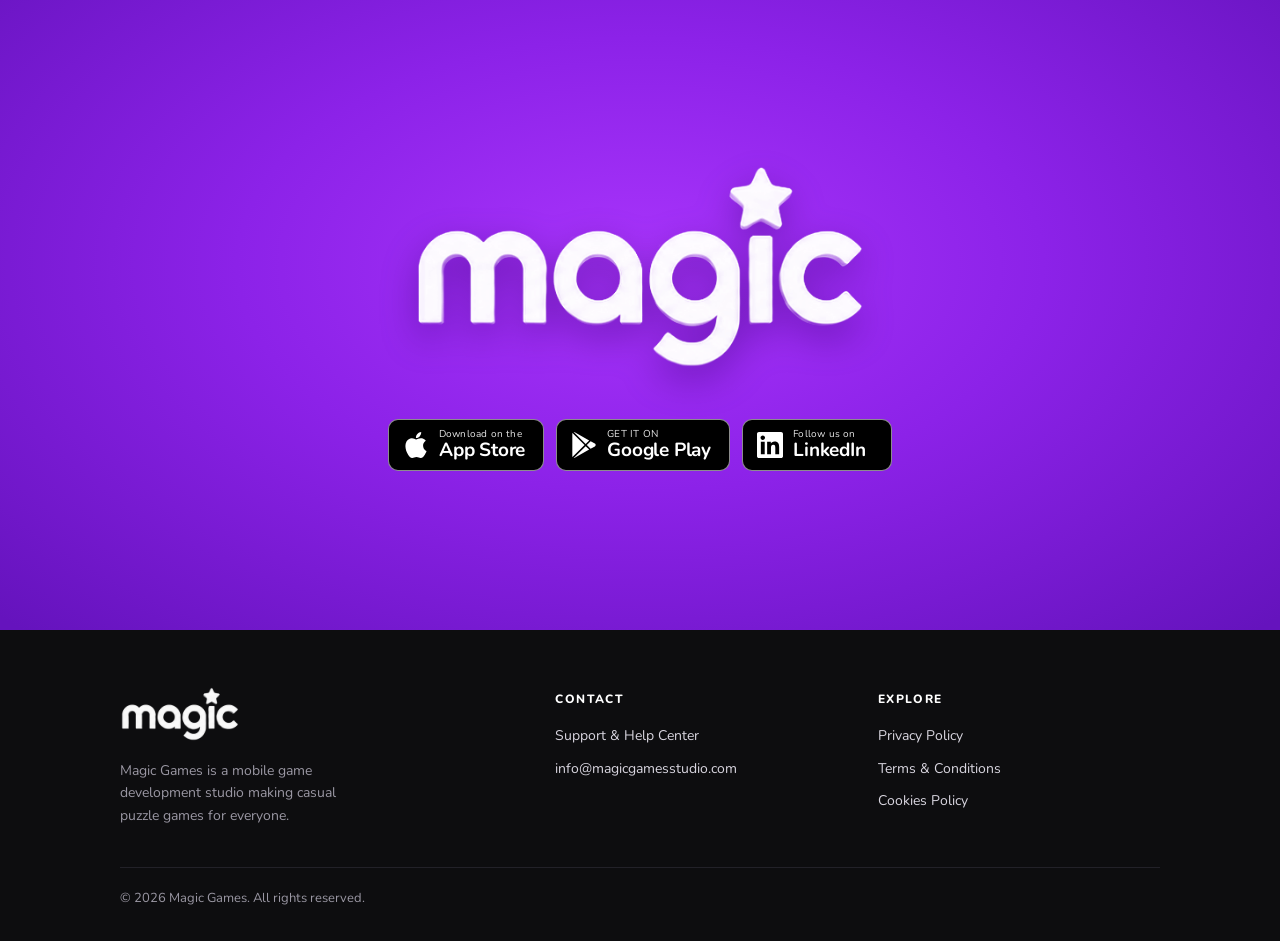
<file: index.html>
<!doctype html>
<html lang="en">
<head>
  <meta charset="utf-8">
  <meta name="viewport" content="width=device-width, initial-scale=1">
  <title>Magic Games</title>
  <meta name="description" content="Magic Games is a mobile game development studio making casual puzzle games for everyone.">
  <link rel="canonical" href="https://magicgamesstudio.com/">
  <meta name="theme-color" content="#8c22e8">
  <meta property="og:type" content="website">
  <meta property="og:title" content="Magic Games">
  <meta property="og:description" content="Mobile game development studio making casual puzzle games for everyone.">
  <meta property="og:url" content="https://magicgamesstudio.com/">
  <meta property="og:image" content="https://magicgamesstudio.com/assets/og-image.jpg">
  <meta name="twitter:card" content="summary_large_image">
  <link rel="icon" type="image/png" href="/assets/favicon.png">
  <link rel="apple-touch-icon" href="/assets/apple-touch-icon.png">
  <link rel="preconnect" href="https://fonts.googleapis.com">
  <link rel="preconnect" href="https://fonts.gstatic.com" crossorigin>
  <link href="https://fonts.googleapis.com/css2?family=Nunito:wght@400;600;700;800;900&display=swap" rel="stylesheet">
  <link rel="stylesheet" href="/assets/style.css">
</head>
<body>
  <main class="hero purple-bg">
    <h1>Magic Games</h1>
    <img class="hero-logo" src="/assets/logo-white.png" alt="Magic Games" width="1045" height="487">

    <div class="store-row">
      <!-- TODO: replace href with your App Store developer page -->
      <a class="store-btn" href="https://apps.apple.com/" target="_blank" rel="noopener" aria-label="Download on the App Store">
        <svg viewBox="0 0 24 24" aria-hidden="true"><path d="M12.152 6.896c-.948 0-2.415-1.078-3.96-1.04-2.04.027-3.91 1.183-4.961 3.014-2.117 3.675-.546 9.103 1.519 12.09 1.013 1.454 2.208 3.09 3.792 3.039 1.52-.065 2.09-.987 3.935-.987 1.831 0 2.35.987 3.96.948 1.637-.026 2.676-1.48 3.676-2.948 1.156-1.688 1.636-3.325 1.662-3.415-.039-.013-3.182-1.221-3.22-4.857-.026-3.04 2.48-4.494 2.597-4.559-1.429-2.09-3.623-2.324-4.39-2.376-2-.156-3.675 1.09-4.61 1.09zM15.53 3.83c.843-1.012 1.4-2.427 1.245-3.83-1.207.052-2.662.805-3.532 1.818-.78.896-1.454 2.338-1.273 3.714 1.338.104 2.715-.688 3.559-1.701"/></svg>
        <span><small>Download on the</small><strong>App Store</strong></span>
      </a>
      <!-- TODO: replace href with https://play.google.com/store/apps/dev?id=YOUR_DEVELOPER_ID -->
      <a class="store-btn" href="https://play.google.com/store/apps" target="_blank" rel="noopener" aria-label="Get it on Google Play">
        <svg viewBox="0 0 24 24" aria-hidden="true"><path d="M22.018 13.298l-3.919 2.218-3.515-3.493 3.543-3.521 3.891 2.202a1.49 1.49 0 0 1 0 2.594zM1.337.924a1.486 1.486 0 0 0-.112.568v21.017c0 .217.045.419.124.6l11.155-11.087L1.337.924zm12.207 10.065l3.258-3.238L3.45.195a1.466 1.466 0 0 0-.946-.179l11.04 10.973zm0 2.067l-11 10.933c.298.036.612-.016.906-.183l13.324-7.54-3.23-3.21z"/></svg>
        <span><small>GET IT ON</small><strong>Google Play</strong></span>
      </a>
      <!-- TODO: replace href with your LinkedIn company page -->
      <a class="store-btn" href="https://www.linkedin.com/" target="_blank" rel="noopener" aria-label="Follow us on LinkedIn">
        <svg viewBox="0 0 24 24" aria-hidden="true"><path d="M20.447 20.452h-3.554v-5.569c0-1.328-.027-3.037-1.852-3.037-1.853 0-2.136 1.445-2.136 2.939v5.667H9.351V9h3.414v1.561h.046c.477-.9 1.637-1.85 3.37-1.85 3.601 0 4.267 2.37 4.267 5.455v6.286zM5.337 7.433c-1.144 0-2.063-.926-2.063-2.065 0-1.138.92-2.063 2.063-2.063 1.14 0 2.064.925 2.064 2.063 0 1.139-.925 2.065-2.064 2.065zm1.782 13.019H3.555V9h3.564v11.452zM22.225 0H1.771C.792 0 0 .774 0 1.729v20.542C0 23.227.792 24 1.771 24h20.451C23.2 24 24 23.227 24 22.271V1.729C24 .774 23.2 0 22.222 0h.003z"/></svg>
        <span><small>Follow us on</small><strong>LinkedIn</strong></span>
      </a>
    </div>
  </main>

  <footer class="site-footer">
    <div class="footer-inner">
      <div class="footer-brand">
        <a href="/"><img class="footer-logo" src="/assets/logo-white-600.png" alt="Magic Games" width="600" height="280"></a>
        <p class="footer-about">Magic Games is a mobile game development studio making casual puzzle games for everyone.</p>
      </div>
      <div>
        <h2>Contact</h2>
        <ul>
          <li><a href="/support/">Support &amp; Help Center</a></li>
          <li><a href="mailto:info@magicgamesstudio.com">info@magicgamesstudio.com</a></li>
        </ul>
      </div>
      <div>
        <h2>Explore</h2>
        <ul>
          <li><a href="/privacy-policy/">Privacy Policy</a></li>
          <li><a href="/terms-conditions/">Terms &amp; Conditions</a></li>
          <li><a href="/cookies-policy/">Cookies Policy</a></li>
        </ul>
      </div>
    </div>
    <div class="footer-bottom">&copy; 2026 Magic Games. All rights reserved.</div>
  </footer>
</body>
</html>
</file>
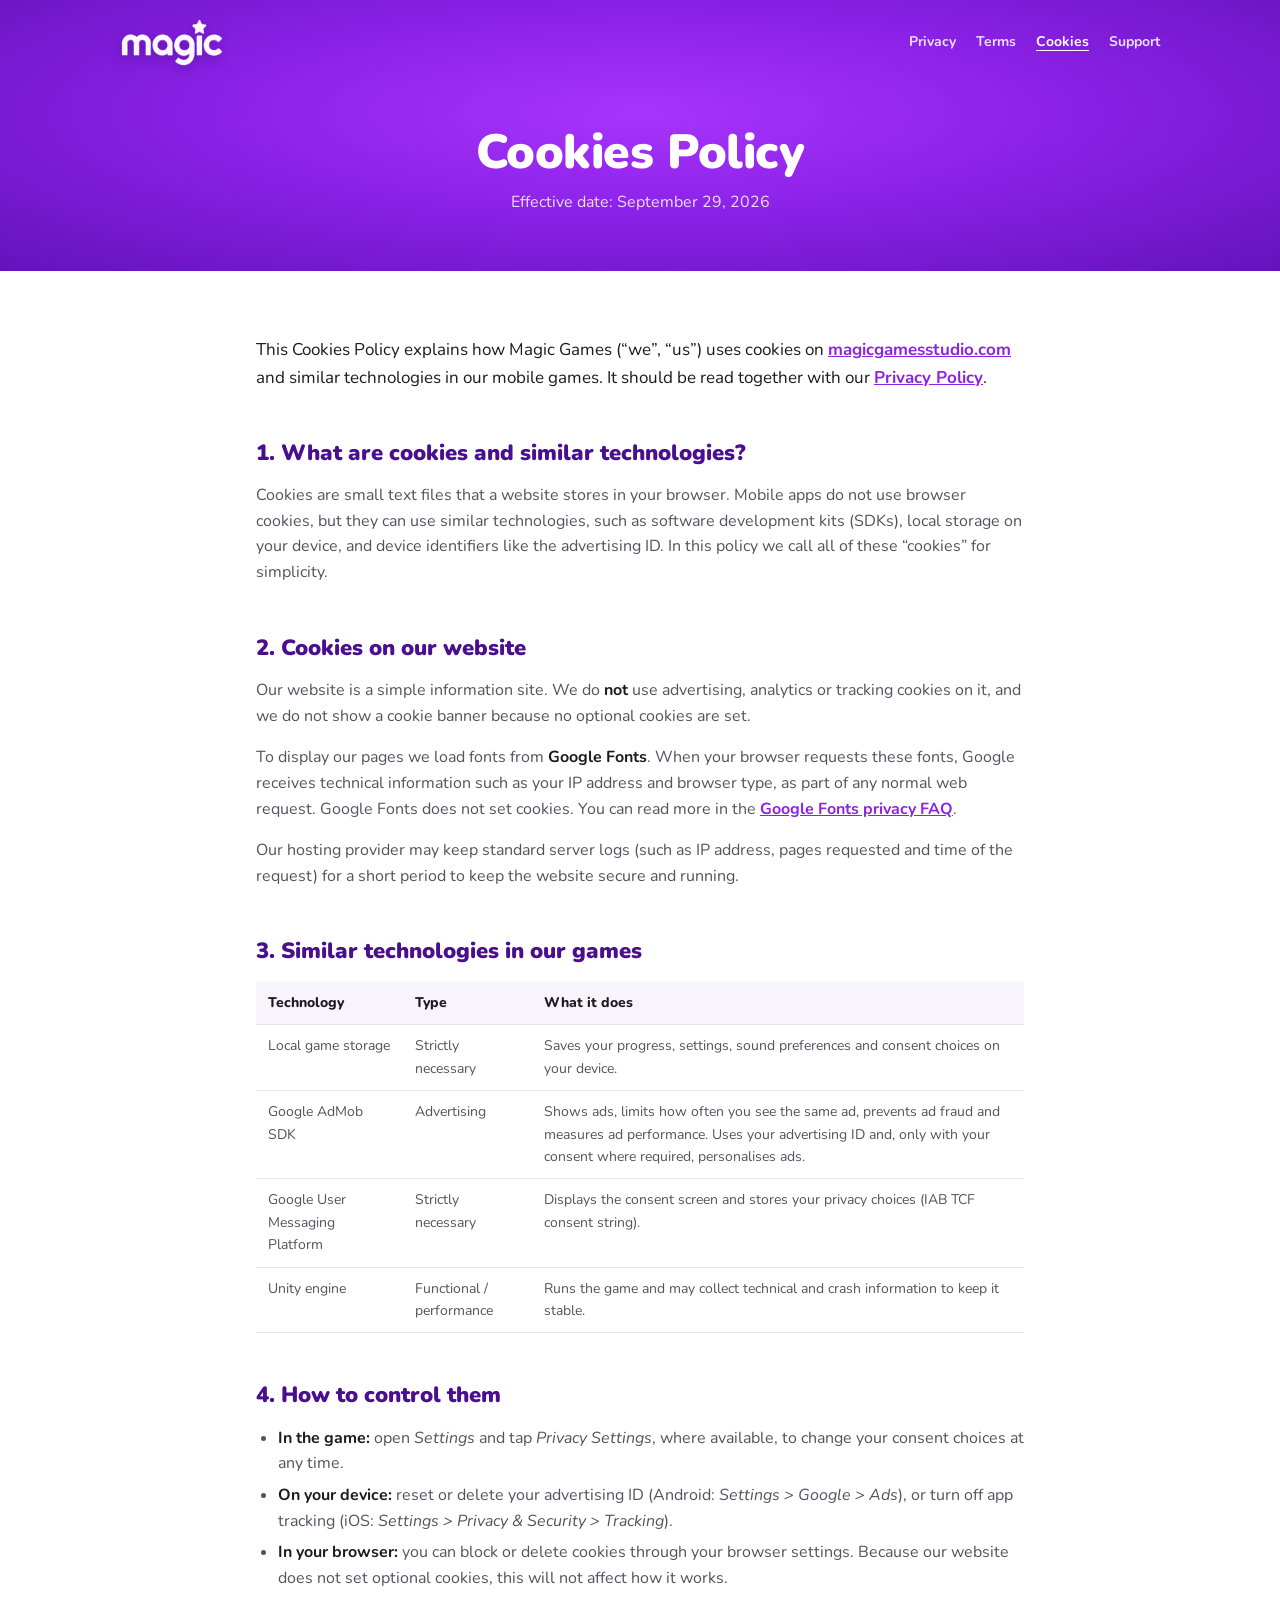
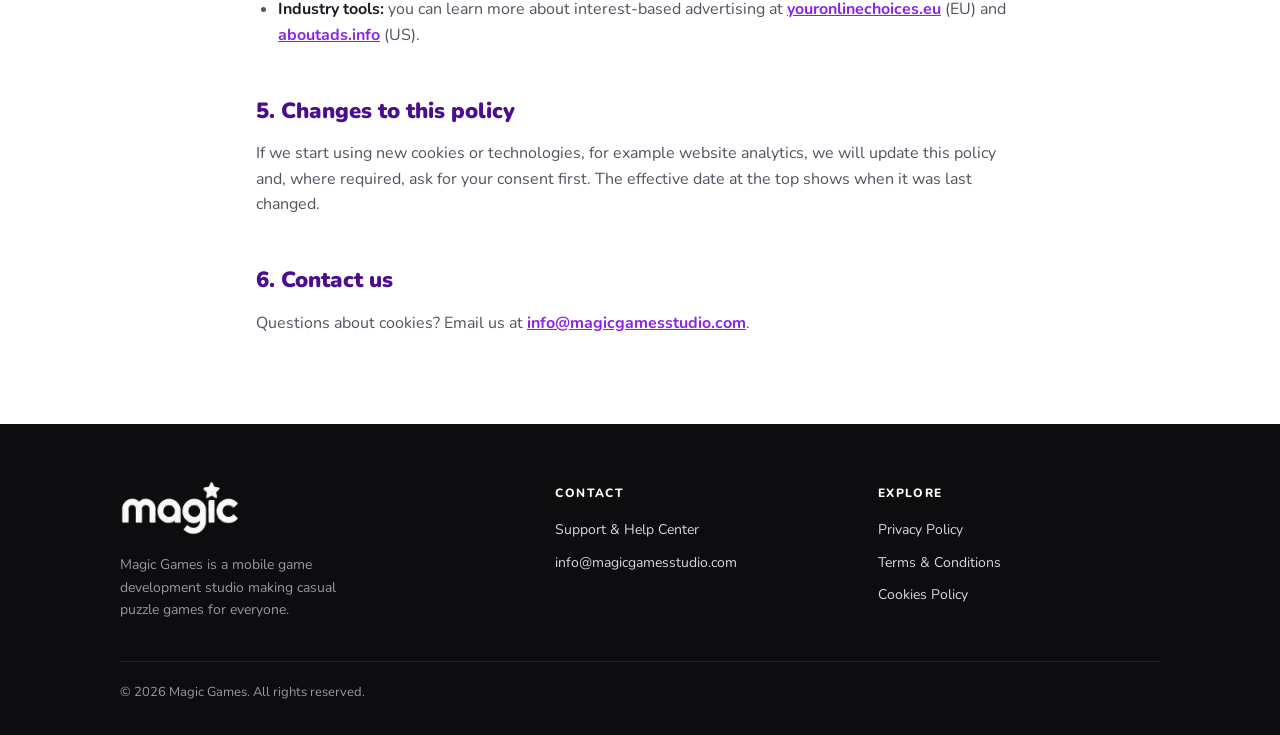
<file: cookies-policy/index.html>
<!doctype html>
<html lang="en">
<head>
  <meta charset="utf-8">
  <meta name="viewport" content="width=device-width, initial-scale=1">
  <title>Cookies Policy | Magic Games</title>
  <meta name="description" content="How Magic Games uses cookies on its website and similar technologies in its mobile games.">
  <link rel="canonical" href="https://magicgamesstudio.com/cookies-policy/">
  <meta name="theme-color" content="#8c22e8">
  <link rel="icon" type="image/png" href="/assets/favicon.png">
  <link rel="apple-touch-icon" href="/assets/apple-touch-icon.png">
  <link rel="preconnect" href="https://fonts.googleapis.com">
  <link rel="preconnect" href="https://fonts.gstatic.com" crossorigin>
  <link href="https://fonts.googleapis.com/css2?family=Nunito:wght@400;600;700;800;900&display=swap" rel="stylesheet">
  <link rel="stylesheet" href="/assets/style.css">
</head>
<body>
  <header class="purple-bg">
    <div class="topbar">
      <div class="topbar-inner">
        <a class="topbar-logo" href="/"><img src="/assets/logo-white-600.png" alt="Magic Games home" width="600" height="280"></a>
        <nav aria-label="Legal">
          <a href="/privacy-policy/">Privacy</a>
          <a href="/terms-conditions/">Terms</a>
          <a href="/cookies-policy/" aria-current="page">Cookies</a>
          <a href="/support/">Support</a>
        </nav>
      </div>
    </div>
    <div class="page-head">
      <h1>Cookies Policy</h1>
      <p>Effective date: September 29, 2026</p>
    </div>
  </header>

  <main class="doc">
    <p class="lead">This Cookies Policy explains how Magic Games (&ldquo;we&rdquo;, &ldquo;us&rdquo;) uses cookies on <a href="https://magicgamesstudio.com">magicgamesstudio.com</a> and similar technologies in our mobile games. It should be read together with our <a href="/privacy-policy/">Privacy Policy</a>.</p>

    <h2 id="what">1. What are cookies and similar technologies?</h2>
    <p>Cookies are small text files that a website stores in your browser. Mobile apps do not use browser cookies, but they can use similar technologies, such as software development kits (SDKs), local storage on your device, and device identifiers like the advertising ID. In this policy we call all of these &ldquo;cookies&rdquo; for simplicity.</p>

    <h2 id="website">2. Cookies on our website</h2>
    <p>Our website is a simple information site. We do <strong>not</strong> use advertising, analytics or tracking cookies on it, and we do not show a cookie banner because no optional cookies are set.</p>
    <p>To display our pages we load fonts from <strong>Google Fonts</strong>. When your browser requests these fonts, Google receives technical information such as your IP address and browser type, as part of any normal web request. Google Fonts does not set cookies. You can read more in the <a href="https://developers.google.com/fonts/faq/privacy" target="_blank" rel="noopener">Google Fonts privacy FAQ</a>.</p>
    <p>Our hosting provider may keep standard server logs (such as IP address, pages requested and time of the request) for a short period to keep the website secure and running.</p>

    <h2 id="games">3. Similar technologies in our games</h2>
    <div class="table-wrap">
      <table>
        <thead>
          <tr><th>Technology</th><th>Type</th><th>What it does</th></tr>
        </thead>
        <tbody>
          <tr><td>Local game storage</td><td>Strictly necessary</td><td>Saves your progress, settings, sound preferences and consent choices on your device.</td></tr>
          <tr><td>Google AdMob SDK</td><td>Advertising</td><td>Shows ads, limits how often you see the same ad, prevents ad fraud and measures ad performance. Uses your advertising ID and, only with your consent where required, personalises ads.</td></tr>
          <tr><td>Google User Messaging Platform</td><td>Strictly necessary</td><td>Displays the consent screen and stores your privacy choices (IAB TCF consent string).</td></tr>
          <tr><td>Unity engine</td><td>Functional / performance</td><td>Runs the game and may collect technical and crash information to keep it stable.</td></tr>
        </tbody>
      </table>
    </div>

    <h2 id="control">4. How to control them</h2>
    <ul>
      <li><strong>In the game:</strong> open <em>Settings</em> and tap <em>Privacy Settings</em>, where available, to change your consent choices at any time.</li>
      <li><strong>On your device:</strong> reset or delete your advertising ID (Android: <em>Settings &gt; Google &gt; Ads</em>), or turn off app tracking (iOS: <em>Settings &gt; Privacy &amp; Security &gt; Tracking</em>).</li>
      <li><strong>In your browser:</strong> you can block or delete cookies through your browser settings. Because our website does not set optional cookies, this will not affect how it works.</li>
      <li><strong>Industry tools:</strong> you can learn more about interest-based advertising at <a href="https://www.youronlinechoices.eu/" target="_blank" rel="noopener">youronlinechoices.eu</a> (EU) and <a href="https://optout.aboutads.info/" target="_blank" rel="noopener">aboutads.info</a> (US).</li>
    </ul>

    <h2 id="changes">5. Changes to this policy</h2>
    <p>If we start using new cookies or technologies, for example website analytics, we will update this policy and, where required, ask for your consent first. The effective date at the top shows when it was last changed.</p>

    <h2 id="contact">6. Contact us</h2>
    <p>Questions about cookies? Email us at <a href="mailto:info@magicgamesstudio.com">info@magicgamesstudio.com</a>.</p>
  </main>

  <footer class="site-footer">
    <div class="footer-inner">
      <div class="footer-brand">
        <a href="/"><img class="footer-logo" src="/assets/logo-white-600.png" alt="Magic Games" width="600" height="280"></a>
        <p class="footer-about">Magic Games is a mobile game development studio making casual puzzle games for everyone.</p>
      </div>
      <div>
        <h2>Contact</h2>
        <ul>
          <li><a href="/support/">Support &amp; Help Center</a></li>
          <li><a href="mailto:info@magicgamesstudio.com">info@magicgamesstudio.com</a></li>
        </ul>
      </div>
      <div>
        <h2>Explore</h2>
        <ul>
          <li><a href="/privacy-policy/">Privacy Policy</a></li>
          <li><a href="/terms-conditions/">Terms &amp; Conditions</a></li>
          <li><a href="/cookies-policy/">Cookies Policy</a></li>
        </ul>
      </div>
    </div>
    <div class="footer-bottom">&copy; 2026 Magic Games. All rights reserved.</div>
  </footer>
</body>
</html>
</file>
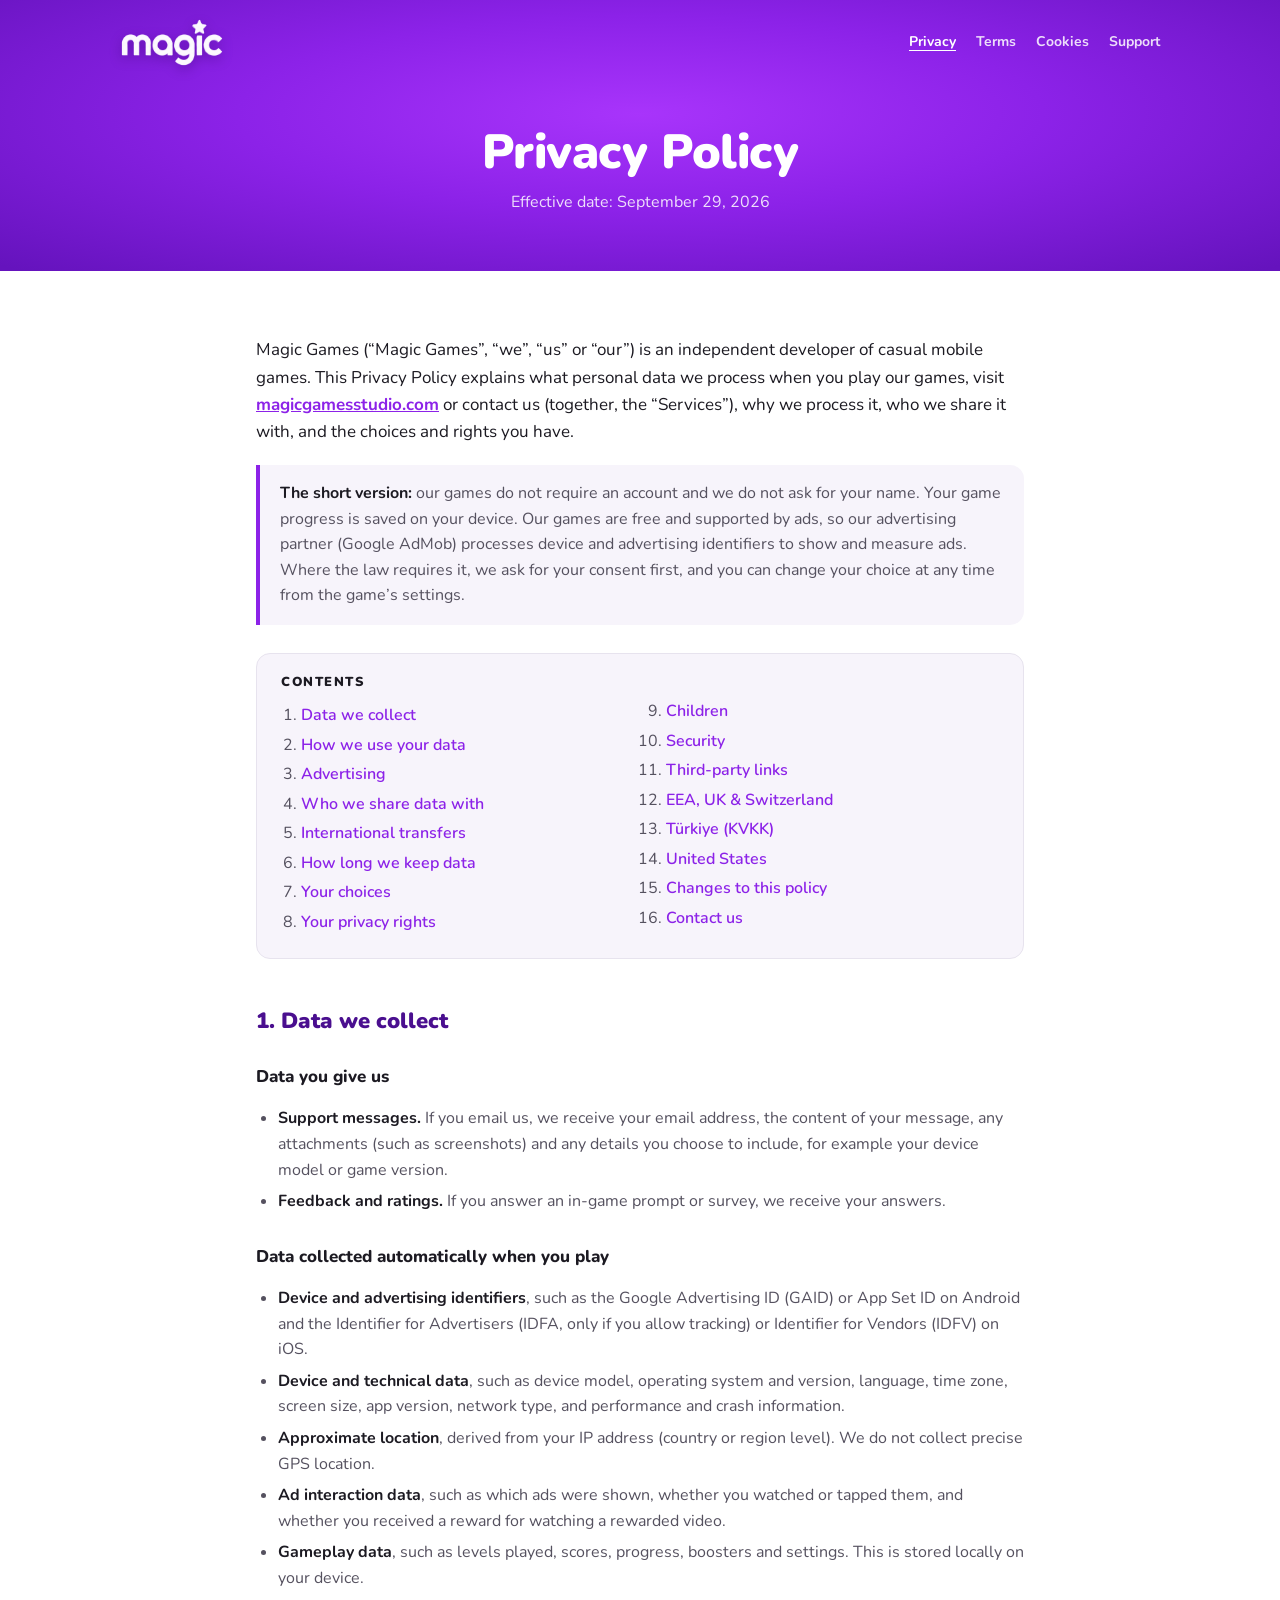
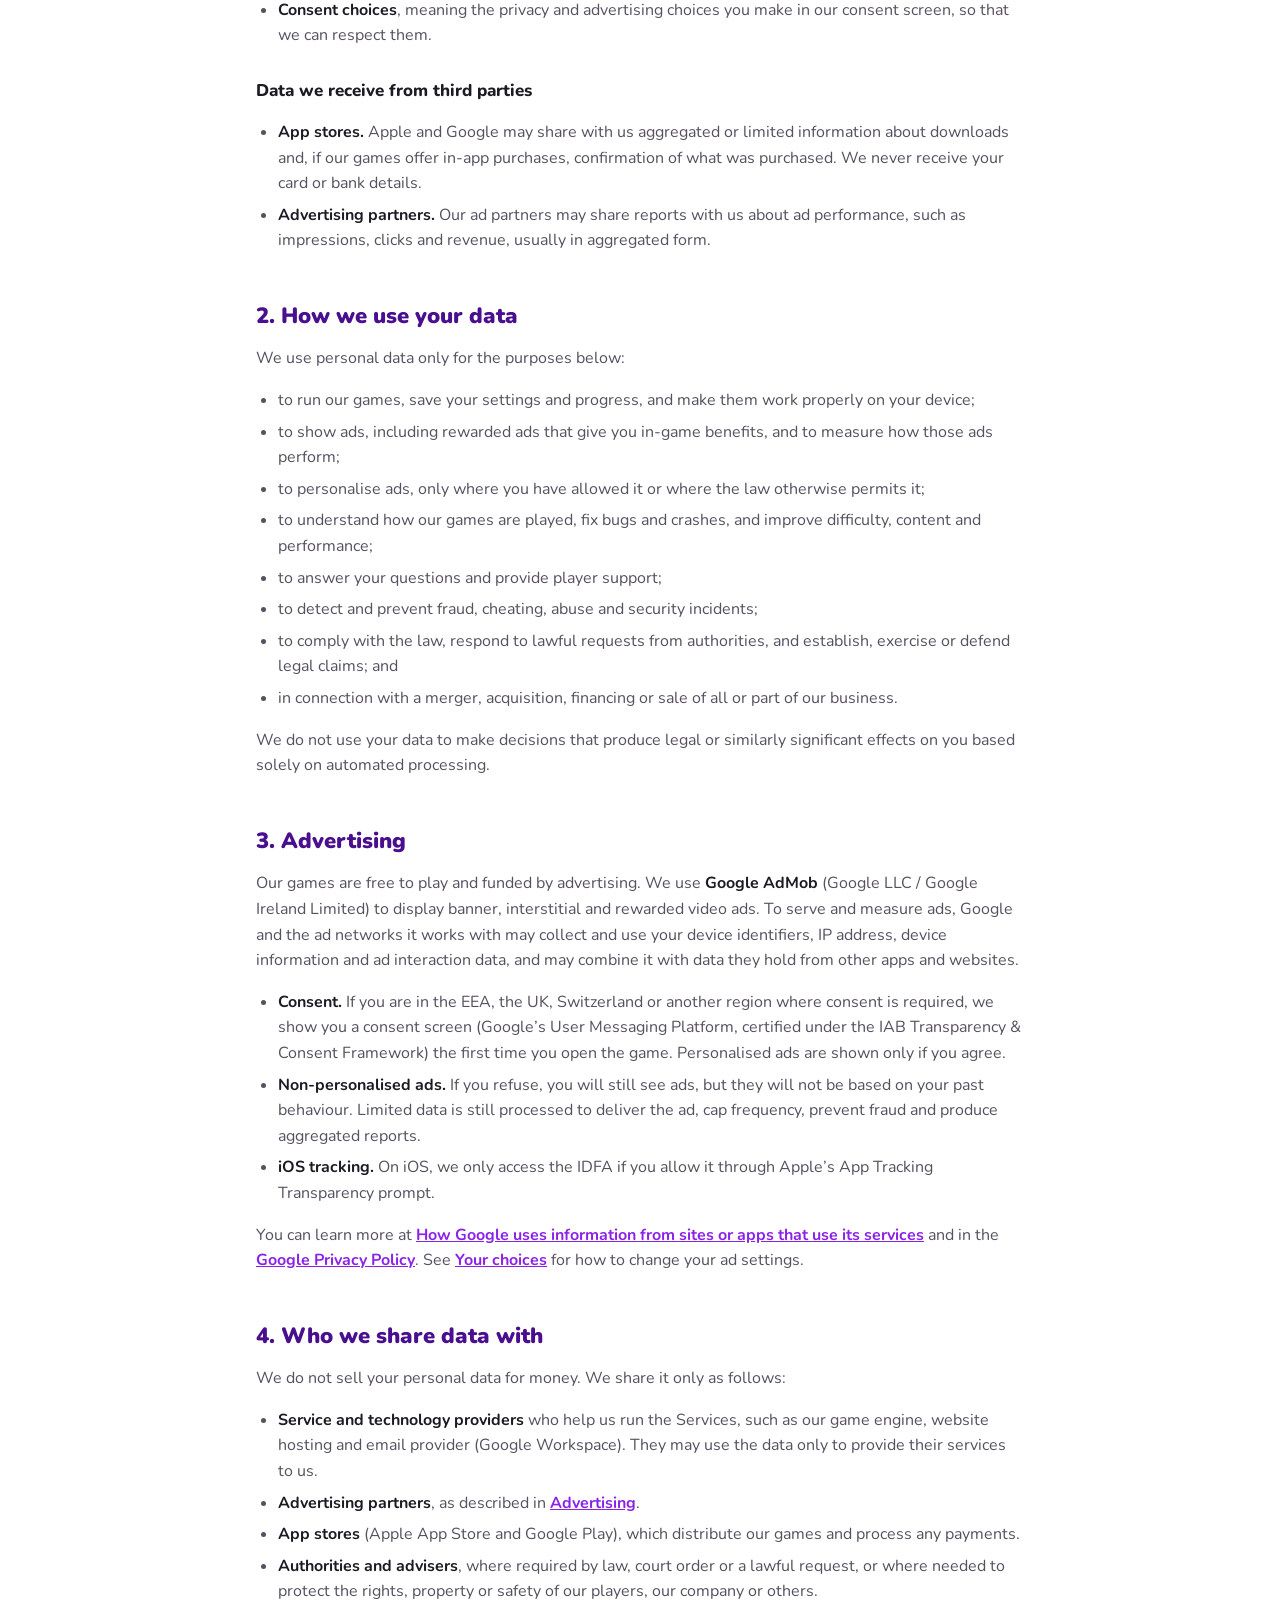
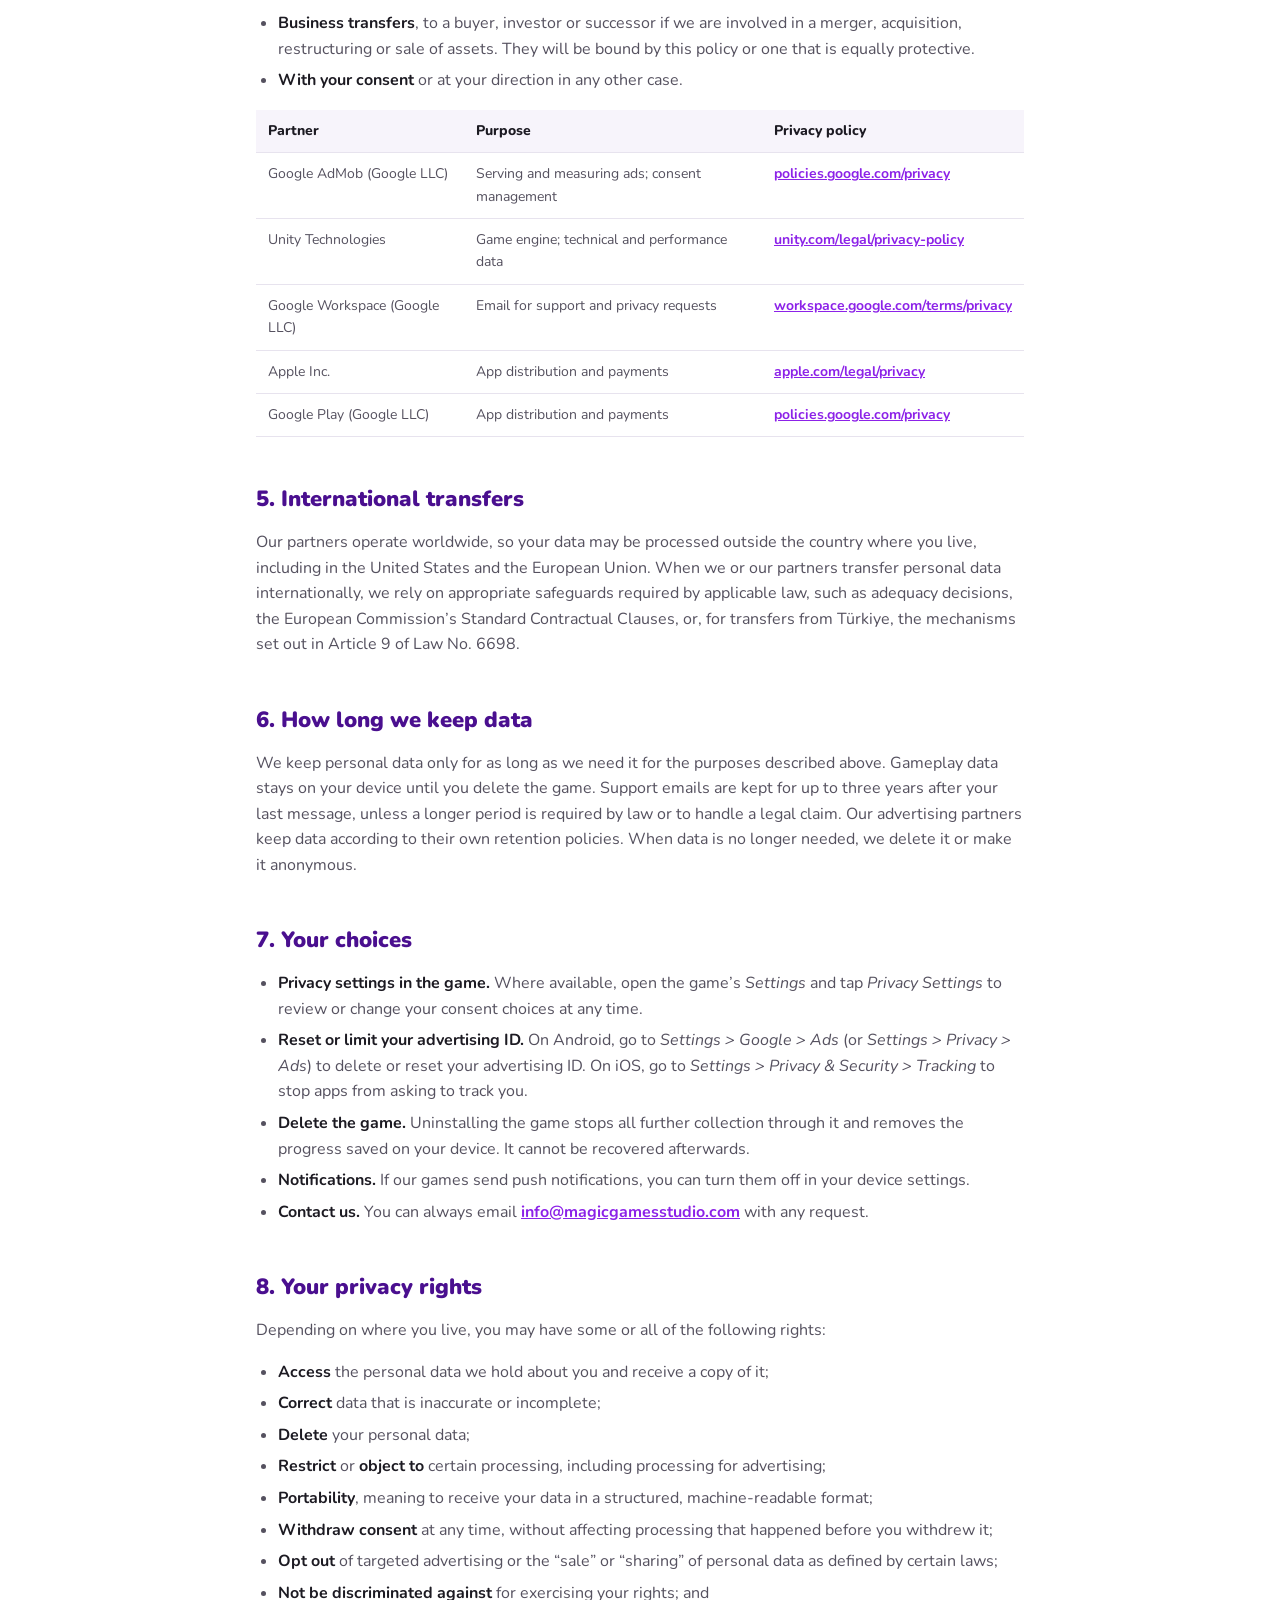
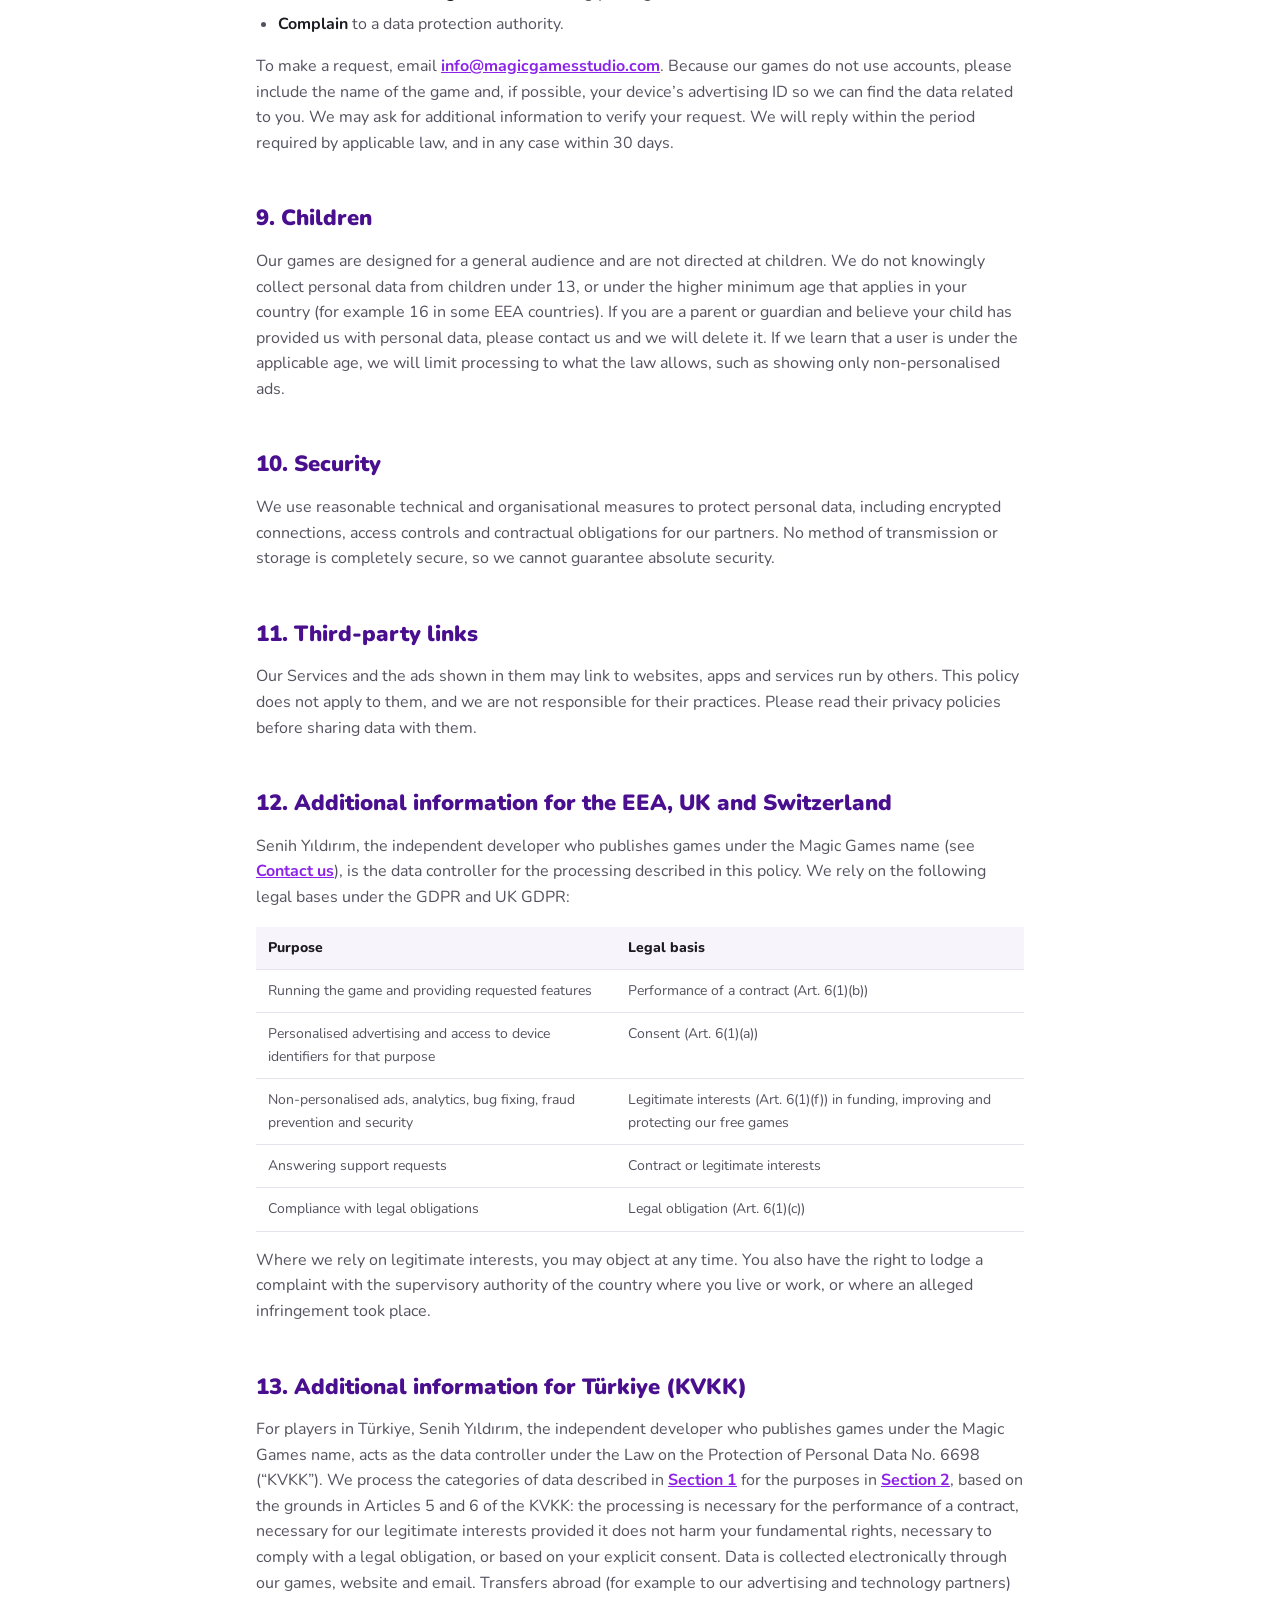
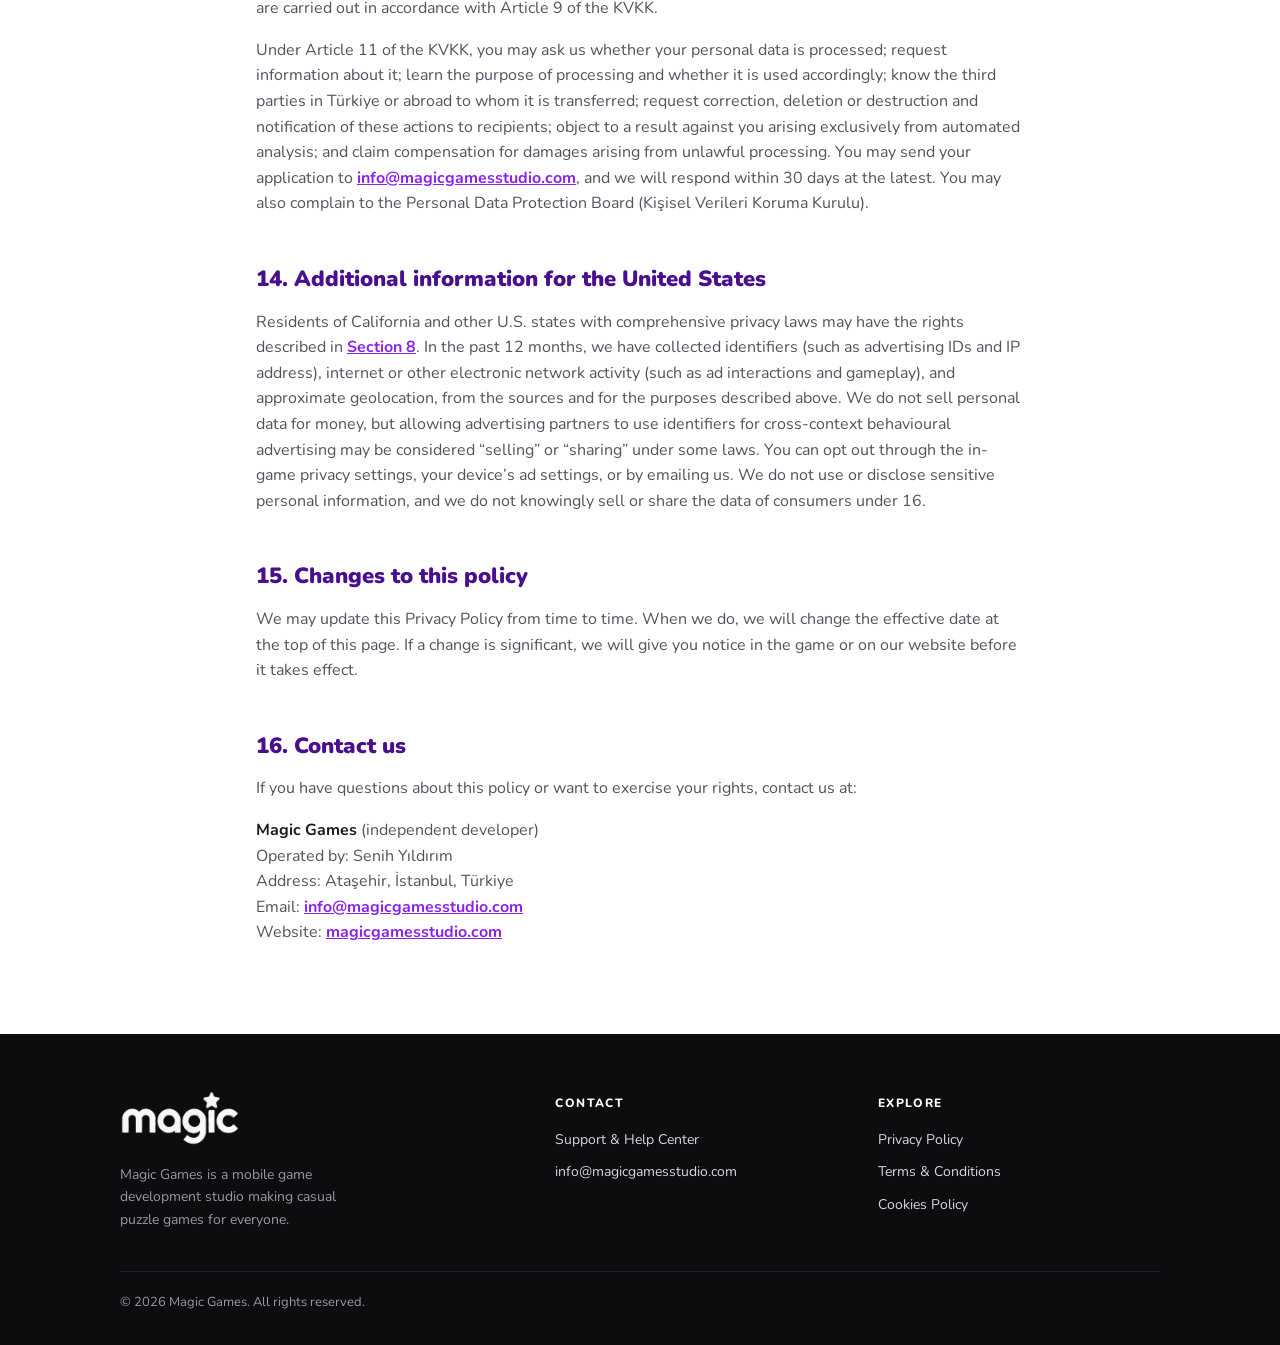
<file: privacy-policy/index.html>
<!doctype html>
<html lang="en">
<head>
  <meta charset="utf-8">
  <meta name="viewport" content="width=device-width, initial-scale=1">
  <title>Privacy Policy | Magic Games</title>
  <meta name="description" content="How Magic Games collects, uses and protects personal data in its mobile games and website.">
  <link rel="canonical" href="https://magicgamesstudio.com/privacy-policy/">
  <meta name="theme-color" content="#8c22e8">
  <link rel="icon" type="image/png" href="/assets/favicon.png">
  <link rel="apple-touch-icon" href="/assets/apple-touch-icon.png">
  <link rel="preconnect" href="https://fonts.googleapis.com">
  <link rel="preconnect" href="https://fonts.gstatic.com" crossorigin>
  <link href="https://fonts.googleapis.com/css2?family=Nunito:wght@400;600;700;800;900&display=swap" rel="stylesheet">
  <link rel="stylesheet" href="/assets/style.css">
</head>
<body>
  <header class="purple-bg">
    <div class="topbar">
      <div class="topbar-inner">
        <a class="topbar-logo" href="/"><img src="/assets/logo-white-600.png" alt="Magic Games home" width="600" height="280"></a>
        <nav aria-label="Legal">
          <a href="/privacy-policy/" aria-current="page">Privacy</a>
          <a href="/terms-conditions/">Terms</a>
          <a href="/cookies-policy/">Cookies</a>
          <a href="/support/">Support</a>
        </nav>
      </div>
    </div>
    <div class="page-head">
      <h1>Privacy Policy</h1>
      <p>Effective date: September 29, 2026</p>
    </div>
  </header>

  <main class="doc">
    <p class="lead">Magic Games (&ldquo;Magic Games&rdquo;, &ldquo;we&rdquo;, &ldquo;us&rdquo; or &ldquo;our&rdquo;) is an independent developer of casual mobile games. This Privacy Policy explains what personal data we process when you play our games, visit <a href="https://magicgamesstudio.com">magicgamesstudio.com</a> or contact us (together, the &ldquo;Services&rdquo;), why we process it, who we share it with, and the choices and rights you have.</p>

    <div class="callout">
      <p><strong>The short version:</strong> our games do not require an account and we do not ask for your name. Your game progress is saved on your device. Our games are free and supported by ads, so our advertising partner (Google AdMob) processes device and advertising identifiers to show and measure ads. Where the law requires it, we ask for your consent first, and you can change your choice at any time from the game&rsquo;s settings.</p>
    </div>

    <nav class="toc" aria-label="Contents">
      <h2>Contents</h2>
      <ol>
        <li><a href="#collect">Data we collect</a></li>
        <li><a href="#use">How we use your data</a></li>
        <li><a href="#ads">Advertising</a></li>
        <li><a href="#share">Who we share data with</a></li>
        <li><a href="#transfers">International transfers</a></li>
        <li><a href="#retention">How long we keep data</a></li>
        <li><a href="#choices">Your choices</a></li>
        <li><a href="#rights">Your privacy rights</a></li>
        <li><a href="#children">Children</a></li>
        <li><a href="#security">Security</a></li>
        <li><a href="#third-party">Third-party links</a></li>
        <li><a href="#eea">EEA, UK &amp; Switzerland</a></li>
        <li><a href="#turkiye">T&uuml;rkiye (KVKK)</a></li>
        <li><a href="#us">United States</a></li>
        <li><a href="#changes">Changes to this policy</a></li>
        <li><a href="#contact">Contact us</a></li>
      </ol>
    </nav>

    <h2 id="collect">1. Data we collect</h2>

    <h3>Data you give us</h3>
    <ul>
      <li><strong>Support messages.</strong> If you email us, we receive your email address, the content of your message, any attachments (such as screenshots) and any details you choose to include, for example your device model or game version.</li>
      <li><strong>Feedback and ratings.</strong> If you answer an in-game prompt or survey, we receive your answers.</li>
    </ul>

    <h3>Data collected automatically when you play</h3>
    <ul>
      <li><strong>Device and advertising identifiers</strong>, such as the Google Advertising ID (GAID) or App Set ID on Android and the Identifier for Advertisers (IDFA, only if you allow tracking) or Identifier for Vendors (IDFV) on iOS.</li>
      <li><strong>Device and technical data</strong>, such as device model, operating system and version, language, time zone, screen size, app version, network type, and performance and crash information.</li>
      <li><strong>Approximate location</strong>, derived from your IP address (country or region level). We do not collect precise GPS location.</li>
      <li><strong>Ad interaction data</strong>, such as which ads were shown, whether you watched or tapped them, and whether you received a reward for watching a rewarded video.</li>
      <li><strong>Gameplay data</strong>, such as levels played, scores, progress, boosters and settings. This is stored locally on your device.</li>
      <li><strong>Consent choices</strong>, meaning the privacy and advertising choices you make in our consent screen, so that we can respect them.</li>
    </ul>

    <h3>Data we receive from third parties</h3>
    <ul>
      <li><strong>App stores.</strong> Apple and Google may share with us aggregated or limited information about downloads and, if our games offer in-app purchases, confirmation of what was purchased. We never receive your card or bank details.</li>
      <li><strong>Advertising partners.</strong> Our ad partners may share reports with us about ad performance, such as impressions, clicks and revenue, usually in aggregated form.</li>
    </ul>

    <h2 id="use">2. How we use your data</h2>
    <p>We use personal data only for the purposes below:</p>
    <ul>
      <li>to run our games, save your settings and progress, and make them work properly on your device;</li>
      <li>to show ads, including rewarded ads that give you in-game benefits, and to measure how those ads perform;</li>
      <li>to personalise ads, only where you have allowed it or where the law otherwise permits it;</li>
      <li>to understand how our games are played, fix bugs and crashes, and improve difficulty, content and performance;</li>
      <li>to answer your questions and provide player support;</li>
      <li>to detect and prevent fraud, cheating, abuse and security incidents;</li>
      <li>to comply with the law, respond to lawful requests from authorities, and establish, exercise or defend legal claims; and</li>
      <li>in connection with a merger, acquisition, financing or sale of all or part of our business.</li>
    </ul>
    <p>We do not use your data to make decisions that produce legal or similarly significant effects on you based solely on automated processing.</p>

    <h2 id="ads">3. Advertising</h2>
    <p>Our games are free to play and funded by advertising. We use <strong>Google AdMob</strong> (Google LLC / Google Ireland Limited) to display banner, interstitial and rewarded video ads. To serve and measure ads, Google and the ad networks it works with may collect and use your device identifiers, IP address, device information and ad interaction data, and may combine it with data they hold from other apps and websites.</p>
    <ul>
      <li><strong>Consent.</strong> If you are in the EEA, the UK, Switzerland or another region where consent is required, we show you a consent screen (Google&rsquo;s User Messaging Platform, certified under the IAB Transparency &amp; Consent Framework) the first time you open the game. Personalised ads are shown only if you agree.</li>
      <li><strong>Non-personalised ads.</strong> If you refuse, you will still see ads, but they will not be based on your past behaviour. Limited data is still processed to deliver the ad, cap frequency, prevent fraud and produce aggregated reports.</li>
      <li><strong>iOS tracking.</strong> On iOS, we only access the IDFA if you allow it through Apple&rsquo;s App Tracking Transparency prompt.</li>
    </ul>
    <p>You can learn more at <a href="https://policies.google.com/technologies/partner-sites" target="_blank" rel="noopener">How Google uses information from sites or apps that use its services</a> and in the <a href="https://policies.google.com/privacy" target="_blank" rel="noopener">Google Privacy Policy</a>. See <a href="#choices">Your choices</a> for how to change your ad settings.</p>

    <h2 id="share">4. Who we share data with</h2>
    <p>We do not sell your personal data for money. We share it only as follows:</p>
    <ul>
      <li><strong>Service and technology providers</strong> who help us run the Services, such as our game engine, website hosting and email provider (Google Workspace). They may use the data only to provide their services to us.</li>
      <li><strong>Advertising partners</strong>, as described in <a href="#ads">Advertising</a>.</li>
      <li><strong>App stores</strong> (Apple App Store and Google Play), which distribute our games and process any payments.</li>
      <li><strong>Authorities and advisers</strong>, where required by law, court order or a lawful request, or where needed to protect the rights, property or safety of our players, our company or others.</li>
      <li><strong>Business transfers</strong>, to a buyer, investor or successor if we are involved in a merger, acquisition, restructuring or sale of assets. They will be bound by this policy or one that is equally protective.</li>
      <li><strong>With your consent</strong> or at your direction in any other case.</li>
    </ul>

    <div class="table-wrap">
      <table>
        <thead>
          <tr><th>Partner</th><th>Purpose</th><th>Privacy policy</th></tr>
        </thead>
        <tbody>
          <tr><td>Google AdMob (Google LLC)</td><td>Serving and measuring ads; consent management</td><td><a href="https://policies.google.com/privacy" target="_blank" rel="noopener">policies.google.com/privacy</a></td></tr>
          <tr><td>Unity Technologies</td><td>Game engine; technical and performance data</td><td><a href="https://unity.com/legal/privacy-policy" target="_blank" rel="noopener">unity.com/legal/privacy-policy</a></td></tr>
          <tr><td>Google Workspace (Google LLC)</td><td>Email for support and privacy requests</td><td><a href="https://workspace.google.com/terms/privacy.html" target="_blank" rel="noopener">workspace.google.com/terms/privacy</a></td></tr>
          <tr><td>Apple Inc.</td><td>App distribution and payments</td><td><a href="https://www.apple.com/legal/privacy/" target="_blank" rel="noopener">apple.com/legal/privacy</a></td></tr>
          <tr><td>Google Play (Google LLC)</td><td>App distribution and payments</td><td><a href="https://policies.google.com/privacy" target="_blank" rel="noopener">policies.google.com/privacy</a></td></tr>
        </tbody>
      </table>
    </div>

    <h2 id="transfers">5. International transfers</h2>
    <p>Our partners operate worldwide, so your data may be processed outside the country where you live, including in the United States and the European Union. When we or our partners transfer personal data internationally, we rely on appropriate safeguards required by applicable law, such as adequacy decisions, the European Commission&rsquo;s Standard Contractual Clauses, or, for transfers from T&uuml;rkiye, the mechanisms set out in Article 9 of Law No. 6698.</p>

    <h2 id="retention">6. How long we keep data</h2>
    <p>We keep personal data only for as long as we need it for the purposes described above. Gameplay data stays on your device until you delete the game. Support emails are kept for up to three years after your last message, unless a longer period is required by law or to handle a legal claim. Our advertising partners keep data according to their own retention policies. When data is no longer needed, we delete it or make it anonymous.</p>

    <h2 id="choices">7. Your choices</h2>
    <ul>
      <li><strong>Privacy settings in the game.</strong> Where available, open the game&rsquo;s <em>Settings</em> and tap <em>Privacy Settings</em> to review or change your consent choices at any time.</li>
      <li><strong>Reset or limit your advertising ID.</strong> On Android, go to <em>Settings &gt; Google &gt; Ads</em> (or <em>Settings &gt; Privacy &gt; Ads</em>) to delete or reset your advertising ID. On iOS, go to <em>Settings &gt; Privacy &amp; Security &gt; Tracking</em> to stop apps from asking to track you.</li>
      <li><strong>Delete the game.</strong> Uninstalling the game stops all further collection through it and removes the progress saved on your device. It cannot be recovered afterwards.</li>
      <li><strong>Notifications.</strong> If our games send push notifications, you can turn them off in your device settings.</li>
      <li><strong>Contact us.</strong> You can always email <a href="mailto:info@magicgamesstudio.com">info@magicgamesstudio.com</a> with any request.</li>
    </ul>

    <h2 id="rights">8. Your privacy rights</h2>
    <p>Depending on where you live, you may have some or all of the following rights:</p>
    <ul>
      <li><strong>Access</strong> the personal data we hold about you and receive a copy of it;</li>
      <li><strong>Correct</strong> data that is inaccurate or incomplete;</li>
      <li><strong>Delete</strong> your personal data;</li>
      <li><strong>Restrict</strong> or <strong>object to</strong> certain processing, including processing for advertising;</li>
      <li><strong>Portability</strong>, meaning to receive your data in a structured, machine-readable format;</li>
      <li><strong>Withdraw consent</strong> at any time, without affecting processing that happened before you withdrew it;</li>
      <li><strong>Opt out</strong> of targeted advertising or the &ldquo;sale&rdquo; or &ldquo;sharing&rdquo; of personal data as defined by certain laws;</li>
      <li><strong>Not be discriminated against</strong> for exercising your rights; and</li>
      <li><strong>Complain</strong> to a data protection authority.</li>
    </ul>
    <p>To make a request, email <a href="mailto:info@magicgamesstudio.com">info@magicgamesstudio.com</a>. Because our games do not use accounts, please include the name of the game and, if possible, your device&rsquo;s advertising ID so we can find the data related to you. We may ask for additional information to verify your request. We will reply within the period required by applicable law, and in any case within 30 days.</p>

    <h2 id="children">9. Children</h2>
    <p>Our games are designed for a general audience and are not directed at children. We do not knowingly collect personal data from children under 13, or under the higher minimum age that applies in your country (for example 16 in some EEA countries). If you are a parent or guardian and believe your child has provided us with personal data, please contact us and we will delete it. If we learn that a user is under the applicable age, we will limit processing to what the law allows, such as showing only non-personalised ads.</p>

    <h2 id="security">10. Security</h2>
    <p>We use reasonable technical and organisational measures to protect personal data, including encrypted connections, access controls and contractual obligations for our partners. No method of transmission or storage is completely secure, so we cannot guarantee absolute security.</p>

    <h2 id="third-party">11. Third-party links</h2>
    <p>Our Services and the ads shown in them may link to websites, apps and services run by others. This policy does not apply to them, and we are not responsible for their practices. Please read their privacy policies before sharing data with them.</p>

    <h2 id="eea">12. Additional information for the EEA, UK and Switzerland</h2>
    <p>Senih Yıldırım, the independent developer who publishes games under the Magic Games name (see <a href="#contact">Contact us</a>), is the data controller for the processing described in this policy. We rely on the following legal bases under the GDPR and UK GDPR:</p>
    <div class="table-wrap">
      <table>
        <thead>
          <tr><th>Purpose</th><th>Legal basis</th></tr>
        </thead>
        <tbody>
          <tr><td>Running the game and providing requested features</td><td>Performance of a contract (Art. 6(1)(b))</td></tr>
          <tr><td>Personalised advertising and access to device identifiers for that purpose</td><td>Consent (Art. 6(1)(a))</td></tr>
          <tr><td>Non-personalised ads, analytics, bug fixing, fraud prevention and security</td><td>Legitimate interests (Art. 6(1)(f)) in funding, improving and protecting our free games</td></tr>
          <tr><td>Answering support requests</td><td>Contract or legitimate interests</td></tr>
          <tr><td>Compliance with legal obligations</td><td>Legal obligation (Art. 6(1)(c))</td></tr>
        </tbody>
      </table>
    </div>
    <p>Where we rely on legitimate interests, you may object at any time. You also have the right to lodge a complaint with the supervisory authority of the country where you live or work, or where an alleged infringement took place.</p>

    <h2 id="turkiye">13. Additional information for T&uuml;rkiye (KVKK)</h2>
    <p>For players in T&uuml;rkiye, Senih Yıldırım, the independent developer who publishes games under the Magic Games name, acts as the data controller under the Law on the Protection of Personal Data No. 6698 (&ldquo;KVKK&rdquo;). We process the categories of data described in <a href="#collect">Section 1</a> for the purposes in <a href="#use">Section 2</a>, based on the grounds in Articles 5 and 6 of the KVKK: the processing is necessary for the performance of a contract, necessary for our legitimate interests provided it does not harm your fundamental rights, necessary to comply with a legal obligation, or based on your explicit consent. Data is collected electronically through our games, website and email. Transfers abroad (for example to our advertising and technology partners) are carried out in accordance with Article 9 of the KVKK.</p>
    <p>Under Article 11 of the KVKK, you may ask us whether your personal data is processed; request information about it; learn the purpose of processing and whether it is used accordingly; know the third parties in T&uuml;rkiye or abroad to whom it is transferred; request correction, deletion or destruction and notification of these actions to recipients; object to a result against you arising exclusively from automated analysis; and claim compensation for damages arising from unlawful processing. You may send your application to <a href="mailto:info@magicgamesstudio.com">info@magicgamesstudio.com</a>, and we will respond within 30 days at the latest. You may also complain to the Personal Data Protection Board (Ki&#351;isel Verileri Koruma Kurulu).</p>

    <h2 id="us">14. Additional information for the United States</h2>
    <p>Residents of California and other U.S. states with comprehensive privacy laws may have the rights described in <a href="#rights">Section 8</a>. In the past 12 months, we have collected identifiers (such as advertising IDs and IP address), internet or other electronic network activity (such as ad interactions and gameplay), and approximate geolocation, from the sources and for the purposes described above. We do not sell personal data for money, but allowing advertising partners to use identifiers for cross-context behavioural advertising may be considered &ldquo;selling&rdquo; or &ldquo;sharing&rdquo; under some laws. You can opt out through the in-game privacy settings, your device&rsquo;s ad settings, or by emailing us. We do not use or disclose sensitive personal information, and we do not knowingly sell or share the data of consumers under 16.</p>

    <h2 id="changes">15. Changes to this policy</h2>
    <p>We may update this Privacy Policy from time to time. When we do, we will change the effective date at the top of this page. If a change is significant, we will give you notice in the game or on our website before it takes effect.</p>

    <h2 id="contact">16. Contact us</h2>
    <p>If you have questions about this policy or want to exercise your rights, contact us at:</p>
    <p><strong>Magic Games</strong> (independent developer)<br>
      Operated by: Senih Yıldırım<br>
      Address: Ataşehir, İstanbul, Türkiye<br>
      Email: <a href="mailto:info@magicgamesstudio.com">info@magicgamesstudio.com</a><br>
      Website: <a href="https://magicgamesstudio.com">magicgamesstudio.com</a></p>
  </main>

  <footer class="site-footer">
    <div class="footer-inner">
      <div class="footer-brand">
        <a href="/"><img class="footer-logo" src="/assets/logo-white-600.png" alt="Magic Games" width="600" height="280"></a>
        <p class="footer-about">Magic Games is a mobile game development studio making casual puzzle games for everyone.</p>
      </div>
      <div>
        <h2>Contact</h2>
        <ul>
          <li><a href="/support/">Support &amp; Help Center</a></li>
          <li><a href="mailto:info@magicgamesstudio.com">info@magicgamesstudio.com</a></li>
        </ul>
      </div>
      <div>
        <h2>Explore</h2>
        <ul>
          <li><a href="/privacy-policy/">Privacy Policy</a></li>
          <li><a href="/terms-conditions/">Terms &amp; Conditions</a></li>
          <li><a href="/cookies-policy/">Cookies Policy</a></li>
        </ul>
      </div>
    </div>
    <div class="footer-bottom">&copy; 2026 Magic Games. All rights reserved.</div>
  </footer>
</body>
</html>
</file>
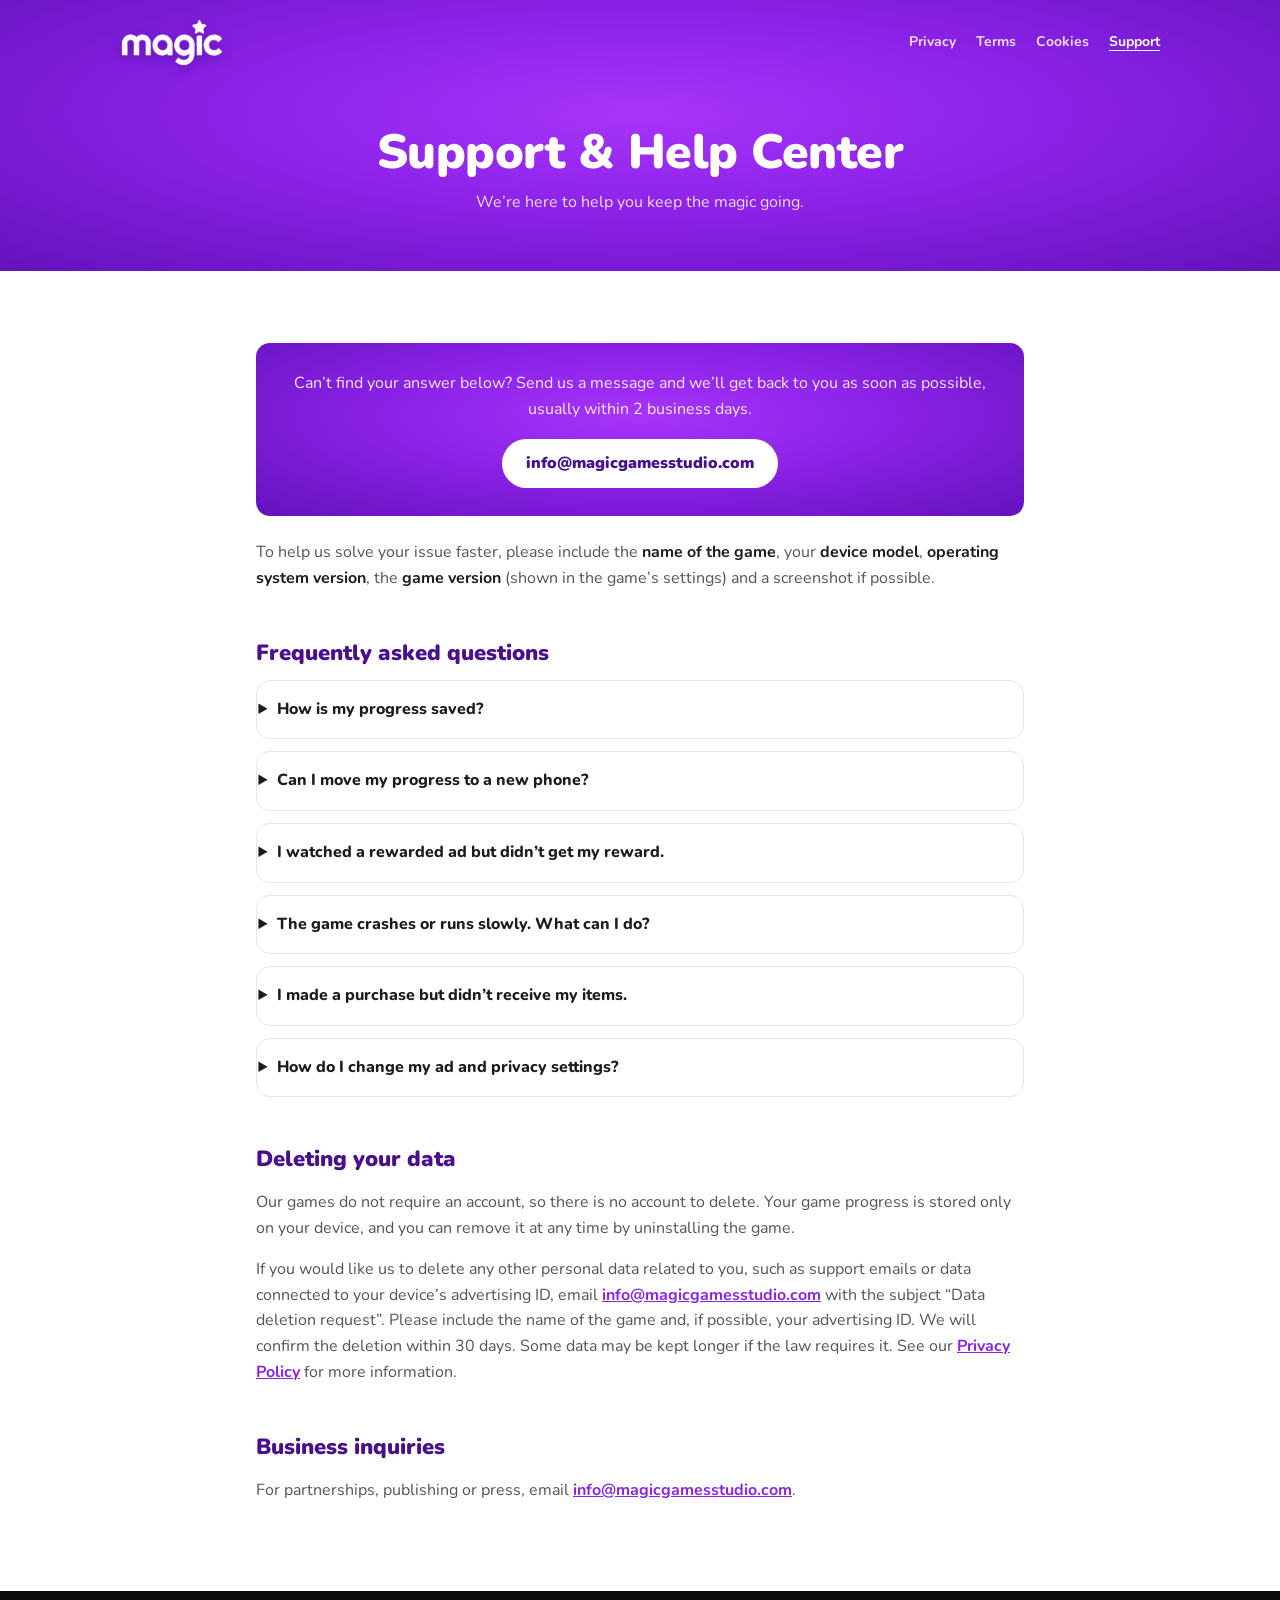
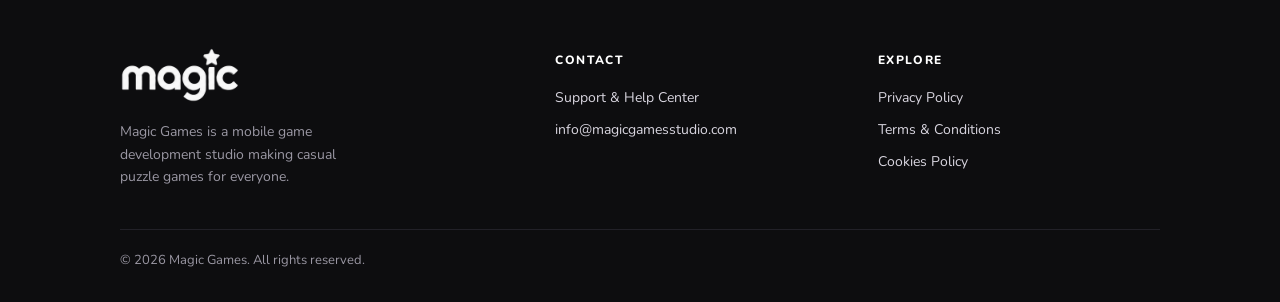
<file: support/index.html>
<!doctype html>
<html lang="en">
<head>
  <meta charset="utf-8">
  <meta name="viewport" content="width=device-width, initial-scale=1">
  <title>Support &amp; Help Center | Magic Games</title>
  <meta name="description" content="Get help with Magic Games mobile games: FAQs, privacy settings, data deletion and contact.">
  <link rel="canonical" href="https://magicgamesstudio.com/support/">
  <meta name="theme-color" content="#8c22e8">
  <link rel="icon" type="image/png" href="/assets/favicon.png">
  <link rel="apple-touch-icon" href="/assets/apple-touch-icon.png">
  <link rel="preconnect" href="https://fonts.googleapis.com">
  <link rel="preconnect" href="https://fonts.gstatic.com" crossorigin>
  <link href="https://fonts.googleapis.com/css2?family=Nunito:wght@400;600;700;800;900&display=swap" rel="stylesheet">
  <link rel="stylesheet" href="/assets/style.css">
</head>
<body>
  <header class="purple-bg">
    <div class="topbar">
      <div class="topbar-inner">
        <a class="topbar-logo" href="/"><img src="/assets/logo-white-600.png" alt="Magic Games home" width="600" height="280"></a>
        <nav aria-label="Legal">
          <a href="/privacy-policy/">Privacy</a>
          <a href="/terms-conditions/">Terms</a>
          <a href="/cookies-policy/">Cookies</a>
          <a href="/support/" aria-current="page">Support</a>
        </nav>
      </div>
    </div>
    <div class="page-head">
      <h1>Support &amp; Help Center</h1>
      <p>We&rsquo;re here to help you keep the magic going.</p>
    </div>
  </header>

  <main class="doc">
    <div class="contact-card purple-bg">
      <p>Can&rsquo;t find your answer below? Send us a message and we&rsquo;ll get back to you as soon as possible, usually within 2 business days.</p>
      <a class="button" href="mailto:info@magicgamesstudio.com?subject=Support%20request">info@magicgamesstudio.com</a>
    </div>
    <p>To help us solve your issue faster, please include the <strong>name of the game</strong>, your <strong>device model</strong>, <strong>operating system version</strong>, the <strong>game version</strong> (shown in the game&rsquo;s settings) and a screenshot if possible.</p>

    <h2 id="faq">Frequently asked questions</h2>
    <div class="faq">
      <details>
        <summary>How is my progress saved?</summary>
        <p>Your progress is saved automatically on your device. Because our games do not use accounts, progress is not stored on our servers. If you delete the game or reset your device, your progress will be lost and cannot be restored.</p>
      </details>
      <details>
        <summary>Can I move my progress to a new phone?</summary>
        <p>Not at the moment, because progress is stored only on your device. If we add cloud saving in the future, we will announce it in the game.</p>
      </details>
      <details>
        <summary>I watched a rewarded ad but didn&rsquo;t get my reward.</summary>
        <p>Rewards are granted only after the ad has been watched to the end. If the ad was closed early, the connection dropped, or no ad was available, the reward may not be given. If you watched the full ad and still didn&rsquo;t receive your reward, email us with the time it happened and we&rsquo;ll look into it.</p>
      </details>
      <details>
        <summary>The game crashes or runs slowly. What can I do?</summary>
        <p>Make sure you have the latest version of the game from the App Store or Google Play, restart your device and free up some storage space. If the problem continues, please send us your device model and operating system version.</p>
      </details>
      <details>
        <summary>I made a purchase but didn&rsquo;t receive my items.</summary>
        <p>Please restart the game first. If the items are still missing, email us the order ID from your App Store or Google Play receipt. Refunds for purchases are handled by Apple or Google under their policies.</p>
      </details>
      <details>
        <summary>How do I change my ad and privacy settings?</summary>
        <p>Open the game&rsquo;s <em>Settings</em> and tap <em>Privacy Settings</em>, where available, to review or change your consent choices. You can also reset your advertising ID in your device settings. See our <a href="/privacy-policy/#choices">Privacy Policy</a> for details.</p>
      </details>
    </div>

    <h2 id="delete-data">Deleting your data</h2>
    <p>Our games do not require an account, so there is no account to delete. Your game progress is stored only on your device, and you can remove it at any time by uninstalling the game.</p>
    <p>If you would like us to delete any other personal data related to you, such as support emails or data connected to your device&rsquo;s advertising ID, email <a href="mailto:info@magicgamesstudio.com?subject=Data%20deletion%20request">info@magicgamesstudio.com</a> with the subject &ldquo;Data deletion request&rdquo;. Please include the name of the game and, if possible, your advertising ID. We will confirm the deletion within 30 days. Some data may be kept longer if the law requires it. See our <a href="/privacy-policy/#rights">Privacy Policy</a> for more information.</p>

    <h2 id="business">Business inquiries</h2>
    <p>For partnerships, publishing or press, email <a href="mailto:info@magicgamesstudio.com">info@magicgamesstudio.com</a>.</p>
  </main>

  <footer class="site-footer">
    <div class="footer-inner">
      <div class="footer-brand">
        <a href="/"><img class="footer-logo" src="/assets/logo-white-600.png" alt="Magic Games" width="600" height="280"></a>
        <p class="footer-about">Magic Games is a mobile game development studio making casual puzzle games for everyone.</p>
      </div>
      <div>
        <h2>Contact</h2>
        <ul>
          <li><a href="/support/">Support &amp; Help Center</a></li>
          <li><a href="mailto:info@magicgamesstudio.com">info@magicgamesstudio.com</a></li>
        </ul>
      </div>
      <div>
        <h2>Explore</h2>
        <ul>
          <li><a href="/privacy-policy/">Privacy Policy</a></li>
          <li><a href="/terms-conditions/">Terms &amp; Conditions</a></li>
          <li><a href="/cookies-policy/">Cookies Policy</a></li>
        </ul>
      </div>
    </div>
    <div class="footer-bottom">&copy; 2026 Magic Games. All rights reserved.</div>
  </footer>
</body>
</html>
</file>
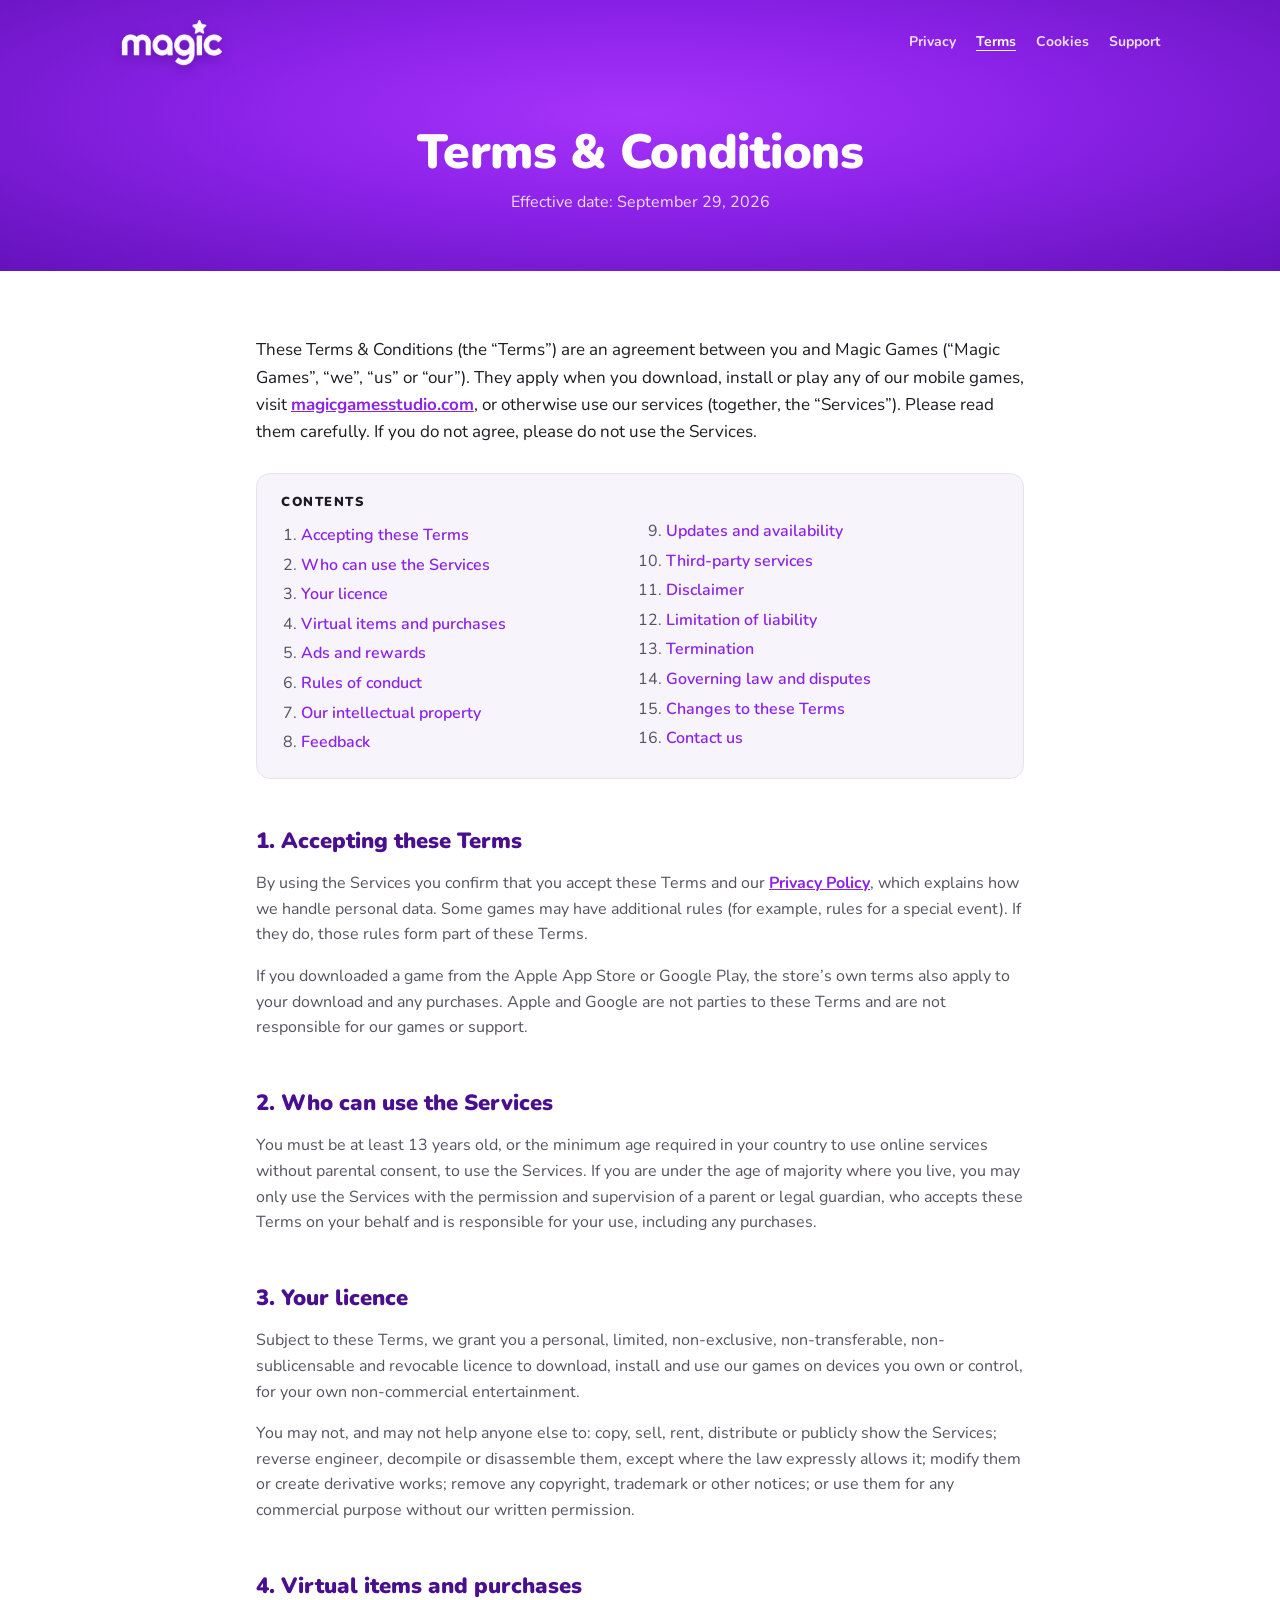
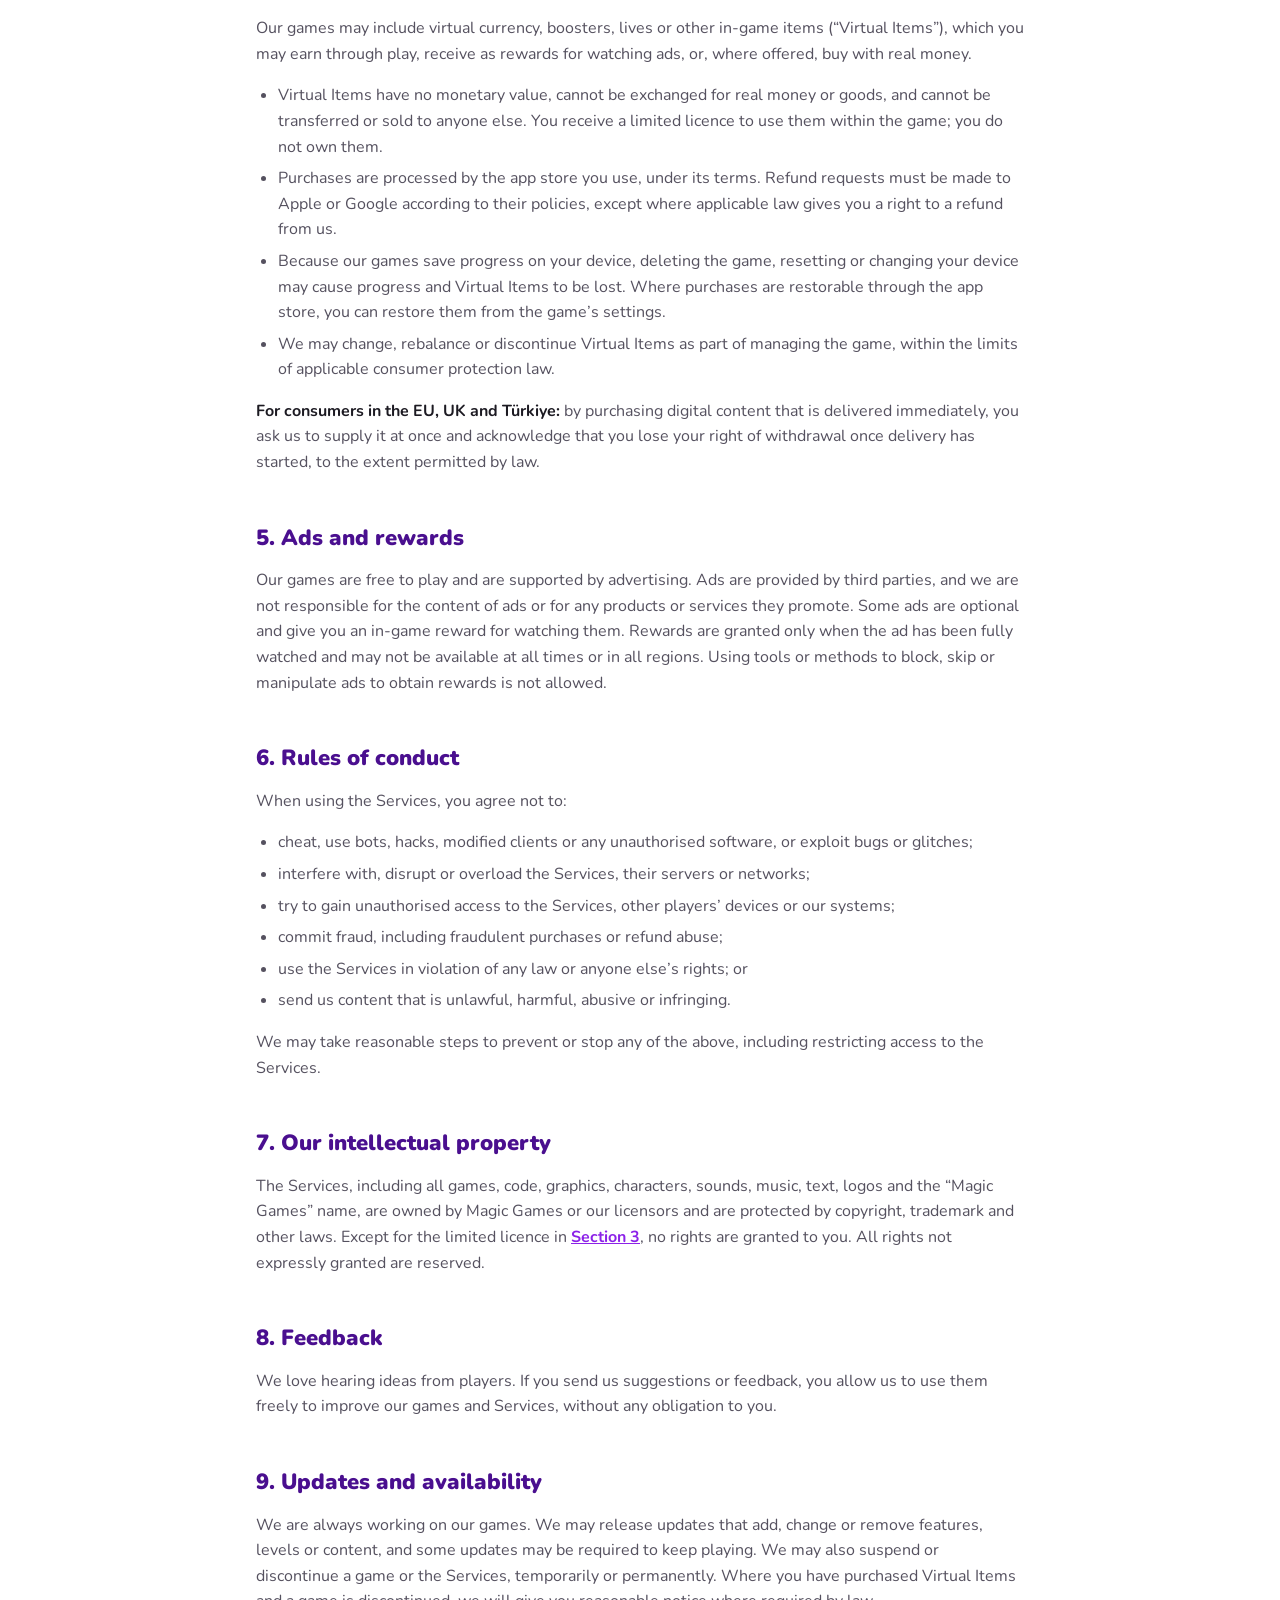
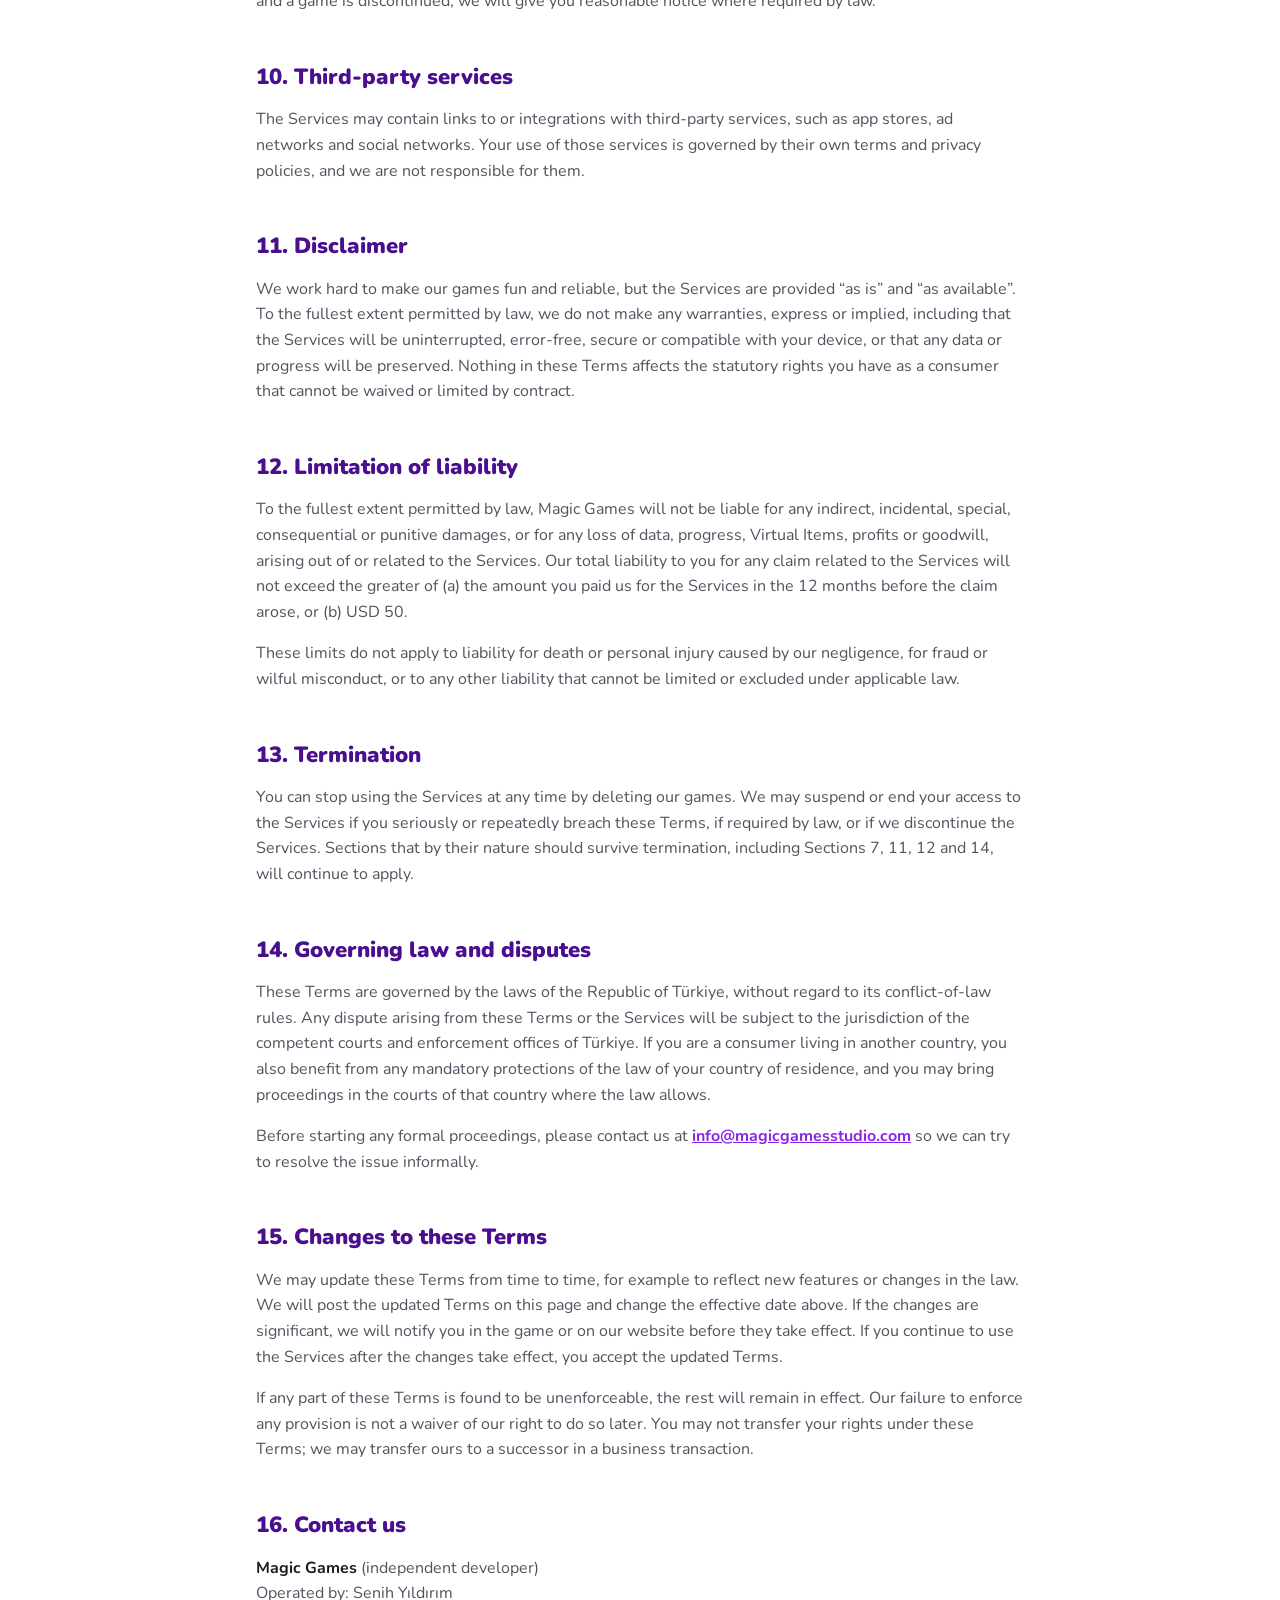
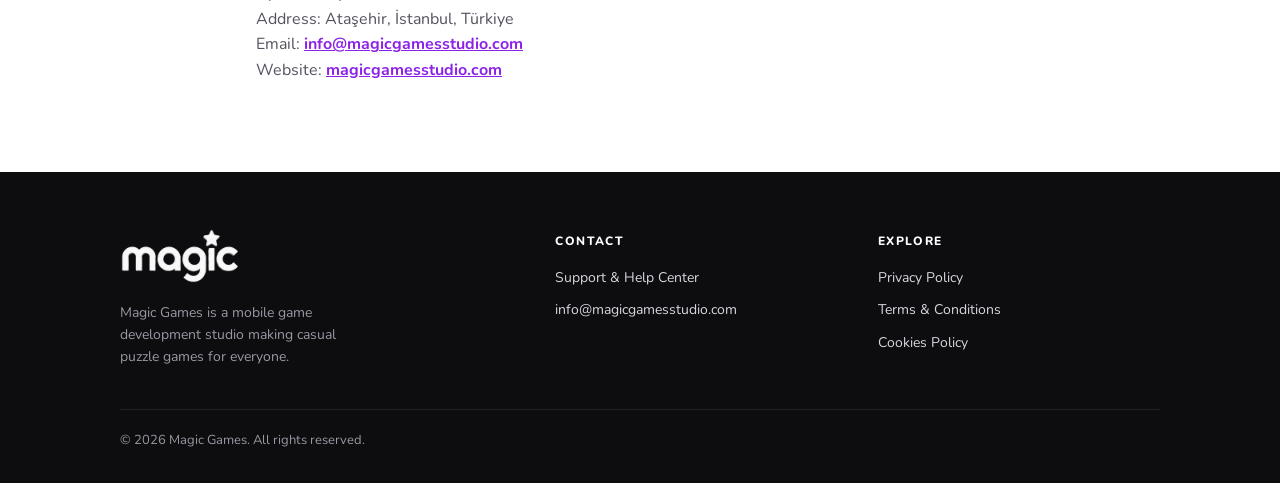
<file: terms-conditions/index.html>
<!doctype html>
<html lang="en">
<head>
  <meta charset="utf-8">
  <meta name="viewport" content="width=device-width, initial-scale=1">
  <title>Terms &amp; Conditions | Magic Games</title>
  <meta name="description" content="The terms that apply when you play Magic Games mobile games or use our website.">
  <link rel="canonical" href="https://magicgamesstudio.com/terms-conditions/">
  <meta name="theme-color" content="#8c22e8">
  <link rel="icon" type="image/png" href="/assets/favicon.png">
  <link rel="apple-touch-icon" href="/assets/apple-touch-icon.png">
  <link rel="preconnect" href="https://fonts.googleapis.com">
  <link rel="preconnect" href="https://fonts.gstatic.com" crossorigin>
  <link href="https://fonts.googleapis.com/css2?family=Nunito:wght@400;600;700;800;900&display=swap" rel="stylesheet">
  <link rel="stylesheet" href="/assets/style.css">
</head>
<body>
  <header class="purple-bg">
    <div class="topbar">
      <div class="topbar-inner">
        <a class="topbar-logo" href="/"><img src="/assets/logo-white-600.png" alt="Magic Games home" width="600" height="280"></a>
        <nav aria-label="Legal">
          <a href="/privacy-policy/">Privacy</a>
          <a href="/terms-conditions/" aria-current="page">Terms</a>
          <a href="/cookies-policy/">Cookies</a>
          <a href="/support/">Support</a>
        </nav>
      </div>
    </div>
    <div class="page-head">
      <h1>Terms &amp; Conditions</h1>
      <p>Effective date: September 29, 2026</p>
    </div>
  </header>

  <main class="doc">
    <p class="lead">These Terms &amp; Conditions (the &ldquo;Terms&rdquo;) are an agreement between you and Magic Games (&ldquo;Magic Games&rdquo;, &ldquo;we&rdquo;, &ldquo;us&rdquo; or &ldquo;our&rdquo;). They apply when you download, install or play any of our mobile games, visit <a href="https://magicgamesstudio.com">magicgamesstudio.com</a>, or otherwise use our services (together, the &ldquo;Services&rdquo;). Please read them carefully. If you do not agree, please do not use the Services.</p>

    <nav class="toc" aria-label="Contents">
      <h2>Contents</h2>
      <ol>
        <li><a href="#acceptance">Accepting these Terms</a></li>
        <li><a href="#eligibility">Who can use the Services</a></li>
        <li><a href="#license">Your licence</a></li>
        <li><a href="#virtual">Virtual items and purchases</a></li>
        <li><a href="#ads">Ads and rewards</a></li>
        <li><a href="#conduct">Rules of conduct</a></li>
        <li><a href="#ip">Our intellectual property</a></li>
        <li><a href="#feedback">Feedback</a></li>
        <li><a href="#changes-services">Updates and availability</a></li>
        <li><a href="#third-party">Third-party services</a></li>
        <li><a href="#disclaimer">Disclaimer</a></li>
        <li><a href="#liability">Limitation of liability</a></li>
        <li><a href="#termination">Termination</a></li>
        <li><a href="#law">Governing law and disputes</a></li>
        <li><a href="#changes">Changes to these Terms</a></li>
        <li><a href="#contact">Contact us</a></li>
      </ol>
    </nav>

    <h2 id="acceptance">1. Accepting these Terms</h2>
    <p>By using the Services you confirm that you accept these Terms and our <a href="/privacy-policy/">Privacy Policy</a>, which explains how we handle personal data. Some games may have additional rules (for example, rules for a special event). If they do, those rules form part of these Terms.</p>
    <p>If you downloaded a game from the Apple App Store or Google Play, the store&rsquo;s own terms also apply to your download and any purchases. Apple and Google are not parties to these Terms and are not responsible for our games or support.</p>

    <h2 id="eligibility">2. Who can use the Services</h2>
    <p>You must be at least 13 years old, or the minimum age required in your country to use online services without parental consent, to use the Services. If you are under the age of majority where you live, you may only use the Services with the permission and supervision of a parent or legal guardian, who accepts these Terms on your behalf and is responsible for your use, including any purchases.</p>

    <h2 id="license">3. Your licence</h2>
    <p>Subject to these Terms, we grant you a personal, limited, non-exclusive, non-transferable, non-sublicensable and revocable licence to download, install and use our games on devices you own or control, for your own non-commercial entertainment.</p>
    <p>You may not, and may not help anyone else to: copy, sell, rent, distribute or publicly show the Services; reverse engineer, decompile or disassemble them, except where the law expressly allows it; modify them or create derivative works; remove any copyright, trademark or other notices; or use them for any commercial purpose without our written permission.</p>

    <h2 id="virtual">4. Virtual items and purchases</h2>
    <p>Our games may include virtual currency, boosters, lives or other in-game items (&ldquo;Virtual Items&rdquo;), which you may earn through play, receive as rewards for watching ads, or, where offered, buy with real money.</p>
    <ul>
      <li>Virtual Items have no monetary value, cannot be exchanged for real money or goods, and cannot be transferred or sold to anyone else. You receive a limited licence to use them within the game; you do not own them.</li>
      <li>Purchases are processed by the app store you use, under its terms. Refund requests must be made to Apple or Google according to their policies, except where applicable law gives you a right to a refund from us.</li>
      <li>Because our games save progress on your device, deleting the game, resetting or changing your device may cause progress and Virtual Items to be lost. Where purchases are restorable through the app store, you can restore them from the game&rsquo;s settings.</li>
      <li>We may change, rebalance or discontinue Virtual Items as part of managing the game, within the limits of applicable consumer protection law.</li>
    </ul>
    <p><strong>For consumers in the EU, UK and T&uuml;rkiye:</strong> by purchasing digital content that is delivered immediately, you ask us to supply it at once and acknowledge that you lose your right of withdrawal once delivery has started, to the extent permitted by law.</p>

    <h2 id="ads">5. Ads and rewards</h2>
    <p>Our games are free to play and are supported by advertising. Ads are provided by third parties, and we are not responsible for the content of ads or for any products or services they promote. Some ads are optional and give you an in-game reward for watching them. Rewards are granted only when the ad has been fully watched and may not be available at all times or in all regions. Using tools or methods to block, skip or manipulate ads to obtain rewards is not allowed.</p>

    <h2 id="conduct">6. Rules of conduct</h2>
    <p>When using the Services, you agree not to:</p>
    <ul>
      <li>cheat, use bots, hacks, modified clients or any unauthorised software, or exploit bugs or glitches;</li>
      <li>interfere with, disrupt or overload the Services, their servers or networks;</li>
      <li>try to gain unauthorised access to the Services, other players&rsquo; devices or our systems;</li>
      <li>commit fraud, including fraudulent purchases or refund abuse;</li>
      <li>use the Services in violation of any law or anyone else&rsquo;s rights; or</li>
      <li>send us content that is unlawful, harmful, abusive or infringing.</li>
    </ul>
    <p>We may take reasonable steps to prevent or stop any of the above, including restricting access to the Services.</p>

    <h2 id="ip">7. Our intellectual property</h2>
    <p>The Services, including all games, code, graphics, characters, sounds, music, text, logos and the &ldquo;Magic Games&rdquo; name, are owned by Magic Games or our licensors and are protected by copyright, trademark and other laws. Except for the limited licence in <a href="#license">Section 3</a>, no rights are granted to you. All rights not expressly granted are reserved.</p>

    <h2 id="feedback">8. Feedback</h2>
    <p>We love hearing ideas from players. If you send us suggestions or feedback, you allow us to use them freely to improve our games and Services, without any obligation to you.</p>

    <h2 id="changes-services">9. Updates and availability</h2>
    <p>We are always working on our games. We may release updates that add, change or remove features, levels or content, and some updates may be required to keep playing. We may also suspend or discontinue a game or the Services, temporarily or permanently. Where you have purchased Virtual Items and a game is discontinued, we will give you reasonable notice where required by law.</p>

    <h2 id="third-party">10. Third-party services</h2>
    <p>The Services may contain links to or integrations with third-party services, such as app stores, ad networks and social networks. Your use of those services is governed by their own terms and privacy policies, and we are not responsible for them.</p>

    <h2 id="disclaimer">11. Disclaimer</h2>
    <p>We work hard to make our games fun and reliable, but the Services are provided &ldquo;as is&rdquo; and &ldquo;as available&rdquo;. To the fullest extent permitted by law, we do not make any warranties, express or implied, including that the Services will be uninterrupted, error-free, secure or compatible with your device, or that any data or progress will be preserved. Nothing in these Terms affects the statutory rights you have as a consumer that cannot be waived or limited by contract.</p>

    <h2 id="liability">12. Limitation of liability</h2>
    <p>To the fullest extent permitted by law, Magic Games will not be liable for any indirect, incidental, special, consequential or punitive damages, or for any loss of data, progress, Virtual Items, profits or goodwill, arising out of or related to the Services. Our total liability to you for any claim related to the Services will not exceed the greater of (a) the amount you paid us for the Services in the 12 months before the claim arose, or (b) USD 50.</p>
    <p>These limits do not apply to liability for death or personal injury caused by our negligence, for fraud or wilful misconduct, or to any other liability that cannot be limited or excluded under applicable law.</p>

    <h2 id="termination">13. Termination</h2>
    <p>You can stop using the Services at any time by deleting our games. We may suspend or end your access to the Services if you seriously or repeatedly breach these Terms, if required by law, or if we discontinue the Services. Sections that by their nature should survive termination, including Sections 7, 11, 12 and 14, will continue to apply.</p>

    <h2 id="law">14. Governing law and disputes</h2>
    <p>These Terms are governed by the laws of the Republic of T&uuml;rkiye, without regard to its conflict-of-law rules. Any dispute arising from these Terms or the Services will be subject to the jurisdiction of the competent courts and enforcement offices of T&uuml;rkiye. If you are a consumer living in another country, you also benefit from any mandatory protections of the law of your country of residence, and you may bring proceedings in the courts of that country where the law allows.</p>
    <p>Before starting any formal proceedings, please contact us at <a href="mailto:info@magicgamesstudio.com">info@magicgamesstudio.com</a> so we can try to resolve the issue informally.</p>

    <h2 id="changes">15. Changes to these Terms</h2>
    <p>We may update these Terms from time to time, for example to reflect new features or changes in the law. We will post the updated Terms on this page and change the effective date above. If the changes are significant, we will notify you in the game or on our website before they take effect. If you continue to use the Services after the changes take effect, you accept the updated Terms.</p>
    <p>If any part of these Terms is found to be unenforceable, the rest will remain in effect. Our failure to enforce any provision is not a waiver of our right to do so later. You may not transfer your rights under these Terms; we may transfer ours to a successor in a business transaction.</p>

    <h2 id="contact">16. Contact us</h2>
    <p><strong>Magic Games</strong> (independent developer)<br>
      Operated by: Senih Yıldırım<br>
      Address: Ataşehir, İstanbul, Türkiye<br>
      Email: <a href="mailto:info@magicgamesstudio.com">info@magicgamesstudio.com</a><br>
      Website: <a href="https://magicgamesstudio.com">magicgamesstudio.com</a></p>
  </main>

  <footer class="site-footer">
    <div class="footer-inner">
      <div class="footer-brand">
        <a href="/"><img class="footer-logo" src="/assets/logo-white-600.png" alt="Magic Games" width="600" height="280"></a>
        <p class="footer-about">Magic Games is a mobile game development studio making casual puzzle games for everyone.</p>
      </div>
      <div>
        <h2>Contact</h2>
        <ul>
          <li><a href="/support/">Support &amp; Help Center</a></li>
          <li><a href="mailto:info@magicgamesstudio.com">info@magicgamesstudio.com</a></li>
        </ul>
      </div>
      <div>
        <h2>Explore</h2>
        <ul>
          <li><a href="/privacy-policy/">Privacy Policy</a></li>
          <li><a href="/terms-conditions/">Terms &amp; Conditions</a></li>
          <li><a href="/cookies-policy/">Cookies Policy</a></li>
        </ul>
      </div>
    </div>
    <div class="footer-bottom">&copy; 2026 Magic Games. All rights reserved.</div>
  </footer>
</body>
</html>
</file>
<file: assets/style.css>
:root {
  --purple-hi: #a834fb;
  --purple: #8c22e8;
  --purple-lo: #6513bd;
  --purple-ink: #4a0f8f;
  --ink: #1c1a22;
  --ink-soft: #55515f;
  --line: #e7e3ee;
  --paper: #ffffff;
  --paper-soft: #f7f4fb;
  --footer: #0d0d0f;
  --footer-text: #9a97a3;
  --radius: 14px;
  --font: "Nunito", -apple-system, BlinkMacSystemFont, "Segoe UI", Roboto, "Helvetica Neue", Arial, sans-serif;
}

*, *::before, *::after { box-sizing: border-box; }

html { -webkit-text-size-adjust: 100%; scroll-behavior: smooth; }

body {
  margin: 0;
  font-family: var(--font);
  color: var(--ink);
  background: var(--paper);
  line-height: 1.6;
  display: flex;
  flex-direction: column;
  min-height: 100vh;
  min-height: 100svh;
}

a { color: inherit; }
img { max-width: 100%; display: block; }

.purple-bg {
  background:
    radial-gradient(ellipse 70% 80% at 50% 42%, var(--purple-hi) 0%, var(--purple) 45%, var(--purple-lo) 100%);
  color: #fff;
}

/* ---------- Home hero ---------- */

.hero {
  flex: 1;
  min-height: 70vh;
  min-height: 70svh;
  display: flex;
  flex-direction: column;
  align-items: center;
  justify-content: center;
  gap: clamp(28px, 5vh, 48px);
  padding: 64px 16px;
  text-align: center;
}

.hero-logo {
  width: clamp(220px, 36vw, 500px);
  height: auto;
  filter: drop-shadow(0 14px 18px rgba(55, 0, 110, 0.45));
  animation: float 6s ease-in-out infinite;
}

.hero h1 {
  position: absolute;
  width: 1px; height: 1px;
  overflow: hidden;
  clip: rect(0 0 0 0);
}

@keyframes float {
  0%, 100% { transform: translateY(0); }
  50% { transform: translateY(-8px); }
}

@media (prefers-reduced-motion: reduce) {
  .hero-logo { animation: none; }
  html { scroll-behavior: auto; }
}

.store-row {
  display: flex;
  flex-wrap: wrap;
  justify-content: center;
  gap: 12px;
}

.store-btn {
  display: inline-flex;
  align-items: center;
  gap: 10px;
  min-width: 150px;
  height: 52px;
  padding: 0 18px 0 14px;
  border-radius: 10px;
  background: #000;
  border: 1px solid rgba(255, 255, 255, 0.55);
  color: #fff;
  text-decoration: none;
  transition: transform 0.15s ease, box-shadow 0.15s ease;
}

.store-btn:hover { transform: translateY(-2px); box-shadow: 0 8px 20px rgba(30, 0, 70, 0.35); }
.store-btn:focus-visible { outline: 3px solid #fff; outline-offset: 3px; }

.store-btn svg { width: 26px; height: 26px; flex: none; fill: currentColor; }

.store-btn span { display: flex; flex-direction: column; text-align: left; line-height: 1.1; }
.store-btn small { font-size: 10px; letter-spacing: 0.02em; opacity: 0.9; }
.store-btn strong { font-size: 19px; font-weight: 700; letter-spacing: -0.01em; }

/* ---------- Footer ---------- */

.site-footer {
  background: var(--footer);
  color: var(--footer-text);
  padding: 56px 16px 32px;
  font-size: 14px;
}

.footer-inner {
  max-width: 1040px;
  margin: 0 auto;
  display: grid;
  grid-template-columns: 1.4fr 1fr 1fr;
  gap: 40px;
}

.footer-logo { width: 120px; height: auto; margin-bottom: 18px; }

.footer-about { max-width: 250px; margin: 0; }

.site-footer h2 {
  margin: 4px 0 16px;
  color: #fff;
  font-size: 12px;
  font-weight: 800;
  letter-spacing: 0.12em;
  text-transform: uppercase;
}

.site-footer ul { list-style: none; margin: 0; padding: 0; display: grid; gap: 10px; }

.site-footer a { color: #d9d6e0; text-decoration: none; }
.site-footer a:hover { color: #fff; text-decoration: underline; }

.footer-bottom {
  max-width: 1040px;
  margin: 40px auto 0;
  padding-top: 20px;
  border-top: 1px solid #222128;
  font-size: 13px;
}

@media (max-width: 720px) {
  .footer-inner { grid-template-columns: 1fr 1fr; gap: 32px; }
  .footer-brand { grid-column: 1 / -1; }
}

@media (max-width: 420px) {
  .footer-inner { grid-template-columns: 1fr; }
}

/* ---------- Document pages ---------- */

.topbar {
  padding: 18px 16px;
}

.topbar-inner {
  max-width: 1040px;
  margin: 0 auto;
  display: flex;
  align-items: center;
  justify-content: space-between;
  gap: 16px;
}

.topbar-logo img { width: 104px; height: auto; filter: drop-shadow(0 4px 6px rgba(55, 0, 110, 0.4)); }

.topbar nav { display: flex; flex-wrap: wrap; gap: 6px 20px; font-size: 14px; font-weight: 700; }
.topbar nav a { text-decoration: none; opacity: 0.85; }
.topbar nav a:hover, .topbar nav a[aria-current="page"] { opacity: 1; text-decoration: underline; text-underline-offset: 4px; }

.page-head {
  padding: 40px 16px 56px;
  text-align: center;
}

.page-head h1 {
  margin: 0;
  font-size: clamp(30px, 6vw, 48px);
  font-weight: 900;
  letter-spacing: -0.01em;
  line-height: 1.15;
}

.page-head p { margin: 10px 0 0; opacity: 0.85; }

.doc {
  flex: 1;
  width: 100%;
  max-width: 800px;
  margin: 0 auto;
  padding: 48px 16px 72px;
  font-size: 16px;
}

.doc h2 {
  margin: 48px 0 12px;
  font-size: 22px;
  font-weight: 900;
  color: var(--purple-ink);
  line-height: 1.3;
  scroll-margin-top: 16px;
}

.doc h3 { margin: 28px 0 8px; font-size: 17px; font-weight: 800; }

.doc p, .doc li { color: var(--ink-soft); }
.doc strong { color: var(--ink); }
.doc ul { padding-left: 22px; }
.doc li { margin: 6px 0; }
.doc a { color: var(--purple); font-weight: 700; }

.doc .lead { font-size: 17px; color: var(--ink); }

.toc {
  margin: 28px 0 8px;
  padding: 20px 24px;
  background: var(--paper-soft);
  border: 1px solid var(--line);
  border-radius: var(--radius);
}

.toc h2 { margin: 0 0 8px; font-size: 13px; letter-spacing: 0.12em; text-transform: uppercase; color: var(--ink); }
.toc ol { margin: 0; padding-left: 20px; columns: 2; column-gap: 32px; }
.toc li { margin: 4px 0; break-inside: avoid; }
.toc a { font-weight: 600; text-decoration: none; }
.toc a:hover { text-decoration: underline; }

@media (max-width: 600px) { .toc ol { columns: 1; } }

@media (max-width: 520px) {
  .store-row { flex-direction: column; align-items: center; }
  .store-btn { width: 220px; }
  .topbar-logo img { width: 84px; }
  .topbar nav { flex-wrap: nowrap; gap: 14px; font-size: 13px; }
}

.table-wrap { overflow-x: auto; margin: 16px 0; }

.doc table { width: 100%; border-collapse: collapse; font-size: 14px; min-width: 520px; }
.doc th, .doc td { text-align: left; vertical-align: top; padding: 10px 12px; border-bottom: 1px solid var(--line); color: var(--ink-soft); }
.doc th { color: var(--ink); background: var(--paper-soft); font-weight: 800; }

.callout {
  margin: 20px 0;
  padding: 16px 20px;
  border-left: 4px solid var(--purple);
  background: var(--paper-soft);
  border-radius: 0 var(--radius) var(--radius) 0;
}

.callout p { margin: 0; }

.faq details {
  border: 1px solid var(--line);
  border-radius: var(--radius);
  padding: 0 20px;
  margin: 12px 0;
  background: var(--paper);
}

.faq summary {
  cursor: pointer;
  padding: 16px 0;
  font-weight: 800;
  color: var(--ink);
  list-style-position: outside;
}

.faq details[open] summary { border-bottom: 1px solid var(--line); margin-bottom: 8px; }

.contact-card {
  margin: 24px 0;
  padding: 28px;
  border-radius: var(--radius);
  text-align: center;
}

.contact-card p { color: rgba(255, 255, 255, 0.9); margin: 0 0 16px; }

.contact-card a.button {
  display: inline-block;
  padding: 12px 24px;
  border-radius: 999px;
  background: #fff;
  color: var(--purple-ink);
  font-weight: 900;
  text-decoration: none;
}

.not-found { flex: 1; display: flex; flex-direction: column; align-items: center; justify-content: center; gap: 20px; padding: 64px 16px; text-align: center; }
.not-found h1 { margin: 0; font-size: clamp(34px, 7vw, 56px); font-weight: 900; }
.not-found a { font-weight: 800; }
</file>
